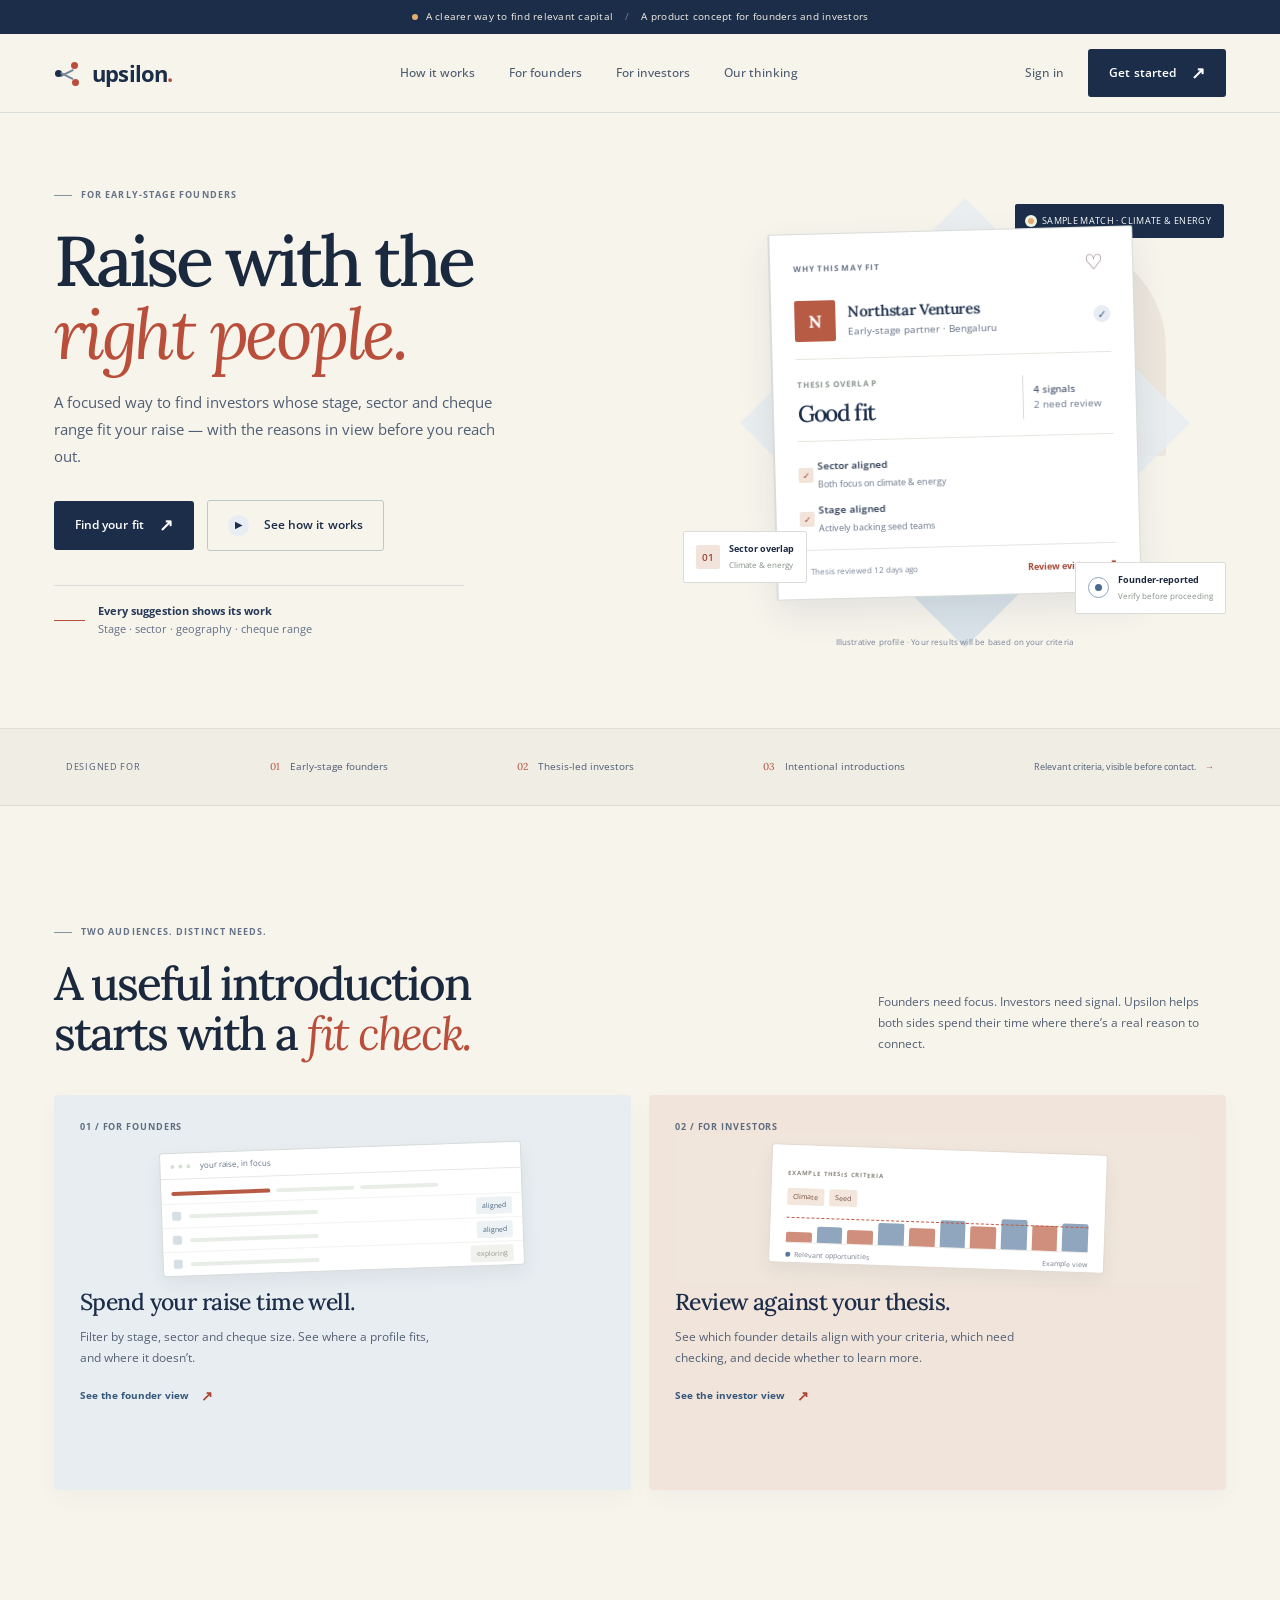
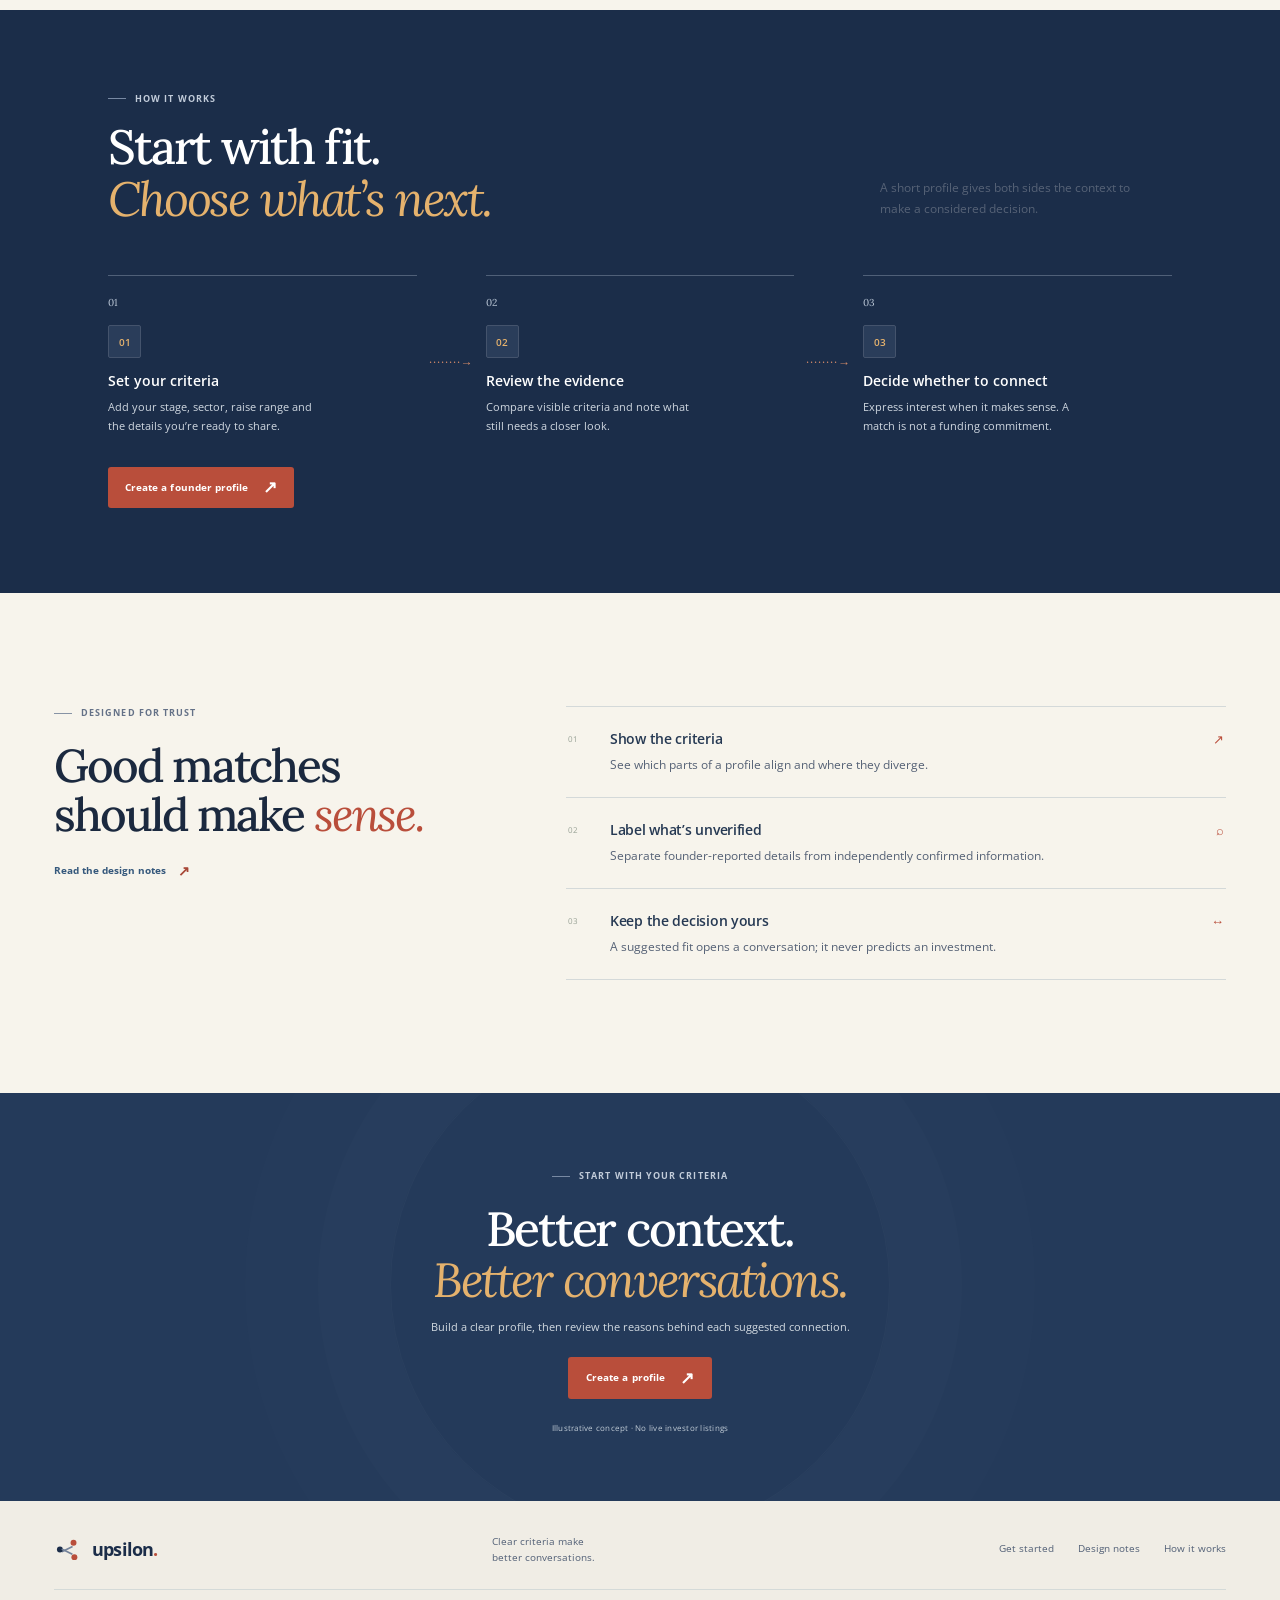
<file: index.html>
<!doctype html>
<html lang="en">
<head>
  <meta charset="utf-8" />
  <meta name="viewport" content="width=device-width, initial-scale=1" />
  <meta name="theme-color" content="#F7F4EC" />
  <meta name="description" content="Meet investors who fit your stage, sector and ambition. Every Upsilon match comes with a reason." />
  <title>Upsilon — Capital, with context.</title>
  <link rel="stylesheet" href="styles.css" />
</head>
<body>
  <div class="announcement"><span class="announcement-dot"></span> A clearer way to find relevant capital <span class="announcement-divider">/</span> A product concept for founders and investors</div>
  <header class="site-header">
    <a class="brand" href="index.html" aria-label="Upsilon home"><span class="brand-mark" aria-hidden="true"><i></i><i></i><i></i></span><span>upsilon<span class="brand-period">.</span></span></a>
    <button class="menu-toggle" aria-label="Open menu" aria-expanded="false"><span></span><span></span></button>
    <nav class="main-nav" aria-label="Main navigation"><a href="#how-it-works">How it works</a><a href="#for-founders">For founders</a><a href="#for-investors">For investors</a><a href="case-study.html">Our thinking</a></nav>
    <div class="header-actions"><a class="text-link" href="workspace.html">Sign in</a><a class="button button-small button-dark" href="onboarding.html">Get started <span class="arrow">↗</span></a></div>
  </header>

  <main>
    <section class="hero section-wrap">
      <div class="hero-copy">
        <div class="eyebrow"><span class="eyebrow-line"></span> FOR EARLY-STAGE FOUNDERS</div>
        <h1>Raise with the<br /><span class="serif-accent">right people.</span></h1>
        <p class="hero-subtitle">A focused way to find investors whose stage, sector and cheque range fit your raise — with the reasons in view before you reach out.</p>
        <div class="hero-actions"><a class="button button-dark" href="workspace.html">Find your fit <span class="arrow">↗</span></a><a class="button button-light" href="#how-it-works"><span class="play-icon">▶</span> See how it works</a></div>
        <div class="hero-proof"><span class="proof-rule" aria-hidden="true"></span><p><strong>Every suggestion shows its work</strong><br /><span>Stage · sector · geography · cheque range</span></p></div>
      </div>
      <div class="hero-visual" aria-label="Illustrative investor match with visible thesis overlap">
        <div class="visual-orbit orbit-one"></div><div class="visual-orbit orbit-two"></div>
        <div class="visual-label"><span class="live-dot"></span> SAMPLE MATCH · CLIMATE &amp; ENERGY</div>
        <div class="match-card">
          <div class="match-card-top"><span class="mini-label">WHY THIS MAY FIT</span><button class="icon-button save-match" aria-label="Save this match" aria-pressed="false">♡</button></div>
          <div class="investor-row"><div class="firm-logo logo-terracotta">N</div><div><h3>Northstar Ventures</h3><p>Early-stage partner · Bengaluru</p></div><span class="verified-mark" title="Verified profile">✓</span></div>
          <div class="fit-row"><div><span class="mini-label">THESIS OVERLAP</span><strong>Good fit</strong></div><div class="fit-summary">4 signals<br /><span>2 need review</span></div></div>
          <div class="fit-reasons"><span class="reason-icon">✓</span><span><strong>Sector aligned</strong><small>Both focus on climate &amp; energy</small></span><span class="reason-icon">✓</span><span><strong>Stage aligned</strong><small>Actively backing seed teams</small></span></div>
          <div class="match-card-footer"><span><i class="tiny-green-dot"></i> Thesis reviewed 12 days ago</span><a href="workspace.html">Review evidence <span>↗</span></a></div>
        </div>
        <div class="floating-note note-left"><span class="note-icon">01</span><span><strong>Sector overlap</strong><small>Climate &amp; energy</small></span></div>
        <div class="floating-note note-right"><span class="pulse-ring"><i></i></span><span><strong>Founder-reported</strong><small>Verify before proceeding</small></span></div>
        <div class="visual-footnote">Illustrative profile · Your results will be based on your criteria</div>
      </div>
    </section>

    <section class="trust-strip"><div class="trust-inner"><span class="trust-label">Designed for</span><div class="trust-item"><span>01</span>Early-stage founders</div><div class="trust-item"><span>02</span>Thesis-led investors</div><div class="trust-item"><span>03</span>Intentional introductions</div><span class="trust-end">Relevant criteria, visible before contact. <span>→</span></span></div></section>

    <section class="split-section section-wrap" id="how-it-works">
      <div class="section-heading"><div><div class="eyebrow"><span class="eyebrow-line"></span> TWO AUDIENCES. DISTINCT NEEDS.</div><h2>A useful introduction<br />starts with a <span class="serif-accent">fit check.</span></h2></div><p>Founders need focus. Investors need signal. Upsilon helps both sides spend their time where there’s a real reason to connect.</p></div>
      <div class="audience-grid">
        <article class="audience-card founder-card" id="for-founders"><div class="audience-number">01 / FOR FOUNDERS</div><div class="audience-illustration founder-illustration"><div class="illustration-window"><div class="window-top"><i></i><i></i><i></i><span>your raise, in focus</span></div><div class="window-bars"><b></b><b></b><b></b></div><div class="window-row"><i></i><span></span><em>aligned</em></div><div class="window-row"><i></i><span></span><em>aligned</em></div><div class="window-row muted-row"><i></i><span></span><em>exploring</em></div></div></div><h3>Spend your raise time well.</h3><p>Filter by stage, sector and cheque size. See where a profile fits, and where it doesn’t.</p><a class="arrow-link" href="workspace.html">See the founder view <span>↗</span></a></article>
        <article class="audience-card investor-card" id="for-investors"><div class="audience-number">02 / FOR INVESTORS</div><div class="audience-illustration investor-illustration"><div class="thesis-card"><span class="thesis-label">EXAMPLE THESIS CRITERIA</span><div class="thesis-chip-row"><span>Climate</span><span>Seed</span></div><div class="thesis-chart"><i style="height:34%"></i><i style="height:51%"></i><i style="height:45%"></i><i style="height:72%"></i><i style="height:58%"></i><i style="height:88%"></i><i style="height:74%"></i><i style="height:100%"></i><i style="height:83%"></i><i style="height:92%"></i><b></b></div><div class="thesis-legend"><span><i></i>Relevant opportunities</span><span>Example view</span></div></div></div><h3>Review against your thesis.</h3><p>See which founder details align with your criteria, which need checking, and decide whether to learn more.</p><a class="arrow-link" href="investor.html">See the investor view <span>↗</span></a></article>
      </div>
    </section>

    <section class="process-section"><div class="section-wrap process-inner"><div class="eyebrow eyebrow-light"><span class="eyebrow-line"></span> HOW IT WORKS</div><div class="process-top"><h2>Start with fit.<br /><span>Choose what’s next.</span></h2><p>A short profile gives both sides the context to make a considered decision.</p></div><div class="process-steps"><article><span class="step-index">01</span><div class="step-icon">01</div><h3>Set your criteria</h3><p>Add your stage, sector, raise range and the details you’re ready to share.</p></article><span class="step-connector">········→</span><article><span class="step-index">02</span><div class="step-icon">02</div><h3>Review the evidence</h3><p>Compare visible criteria and note what still needs a closer look.</p></article><span class="step-connector">········→</span><article><span class="step-index">03</span><div class="step-icon">03</div><h3>Decide whether to connect</h3><p>Express interest when it makes sense. A match is not a funding commitment.</p></article></div><a class="button button-accent" href="onboarding.html">Create a founder profile <span class="arrow">↗</span></a></div></section>

    <section class="principles-section section-wrap"><div class="principles-heading"><div class="eyebrow"><span class="eyebrow-line"></span> DESIGNED FOR TRUST</div><h2>Good matches<br />should make <span class="serif-accent">sense.</span></h2><a class="arrow-link" href="case-study.html">Read the design notes <span>↗</span></a></div><div class="principle-list"><article><span>01</span><div><h3>Show the criteria</h3><p>See which parts of a profile align and where they diverge.</p></div><span class="principle-icon">↗</span></article><article><span>02</span><div><h3>Label what’s unverified</h3><p>Separate founder-reported details from independently confirmed information.</p></div><span class="principle-icon">⌕</span></article><article><span>03</span><div><h3>Keep the decision yours</h3><p>A suggested fit opens a conversation; it never predicts an investment.</p></div><span class="principle-icon">↔</span></article></div></section>

    <section class="cta-section"><div class="cta-orb"></div><div class="eyebrow eyebrow-light"><span class="eyebrow-line"></span> START WITH YOUR CRITERIA</div><h2>Better context.<br /><span>Better conversations.</span></h2><p>Build a clear profile, then review the reasons behind each suggested connection.</p><a class="button button-accent" href="onboarding.html">Create a profile <span class="arrow">↗</span></a><div class="cta-caption">Illustrative concept · No live investor listings</div></section>
  </main>
  <footer class="site-footer"><div class="footer-top"><a class="brand brand-footer" href="index.html"><span class="brand-mark" aria-hidden="true"><i></i><i></i><i></i></span><span>upsilon<span class="brand-period">.</span></span></a><p>Clear criteria make<br />better conversations.</p><div class="footer-links"><a href="workspace.html">Get started</a><a href="case-study.html">Design notes</a><a href="#how-it-works">How it works</a></div></div><div class="footer-bottom"><span>© 2026 Upsilon · A product concept</span><span>A product concept for founder and investor discovery.</span></div></footer>
  <div class="toast" role="status" aria-live="polite"></div>
  <script src="app.js"></script>
</body>
</html>
</file>
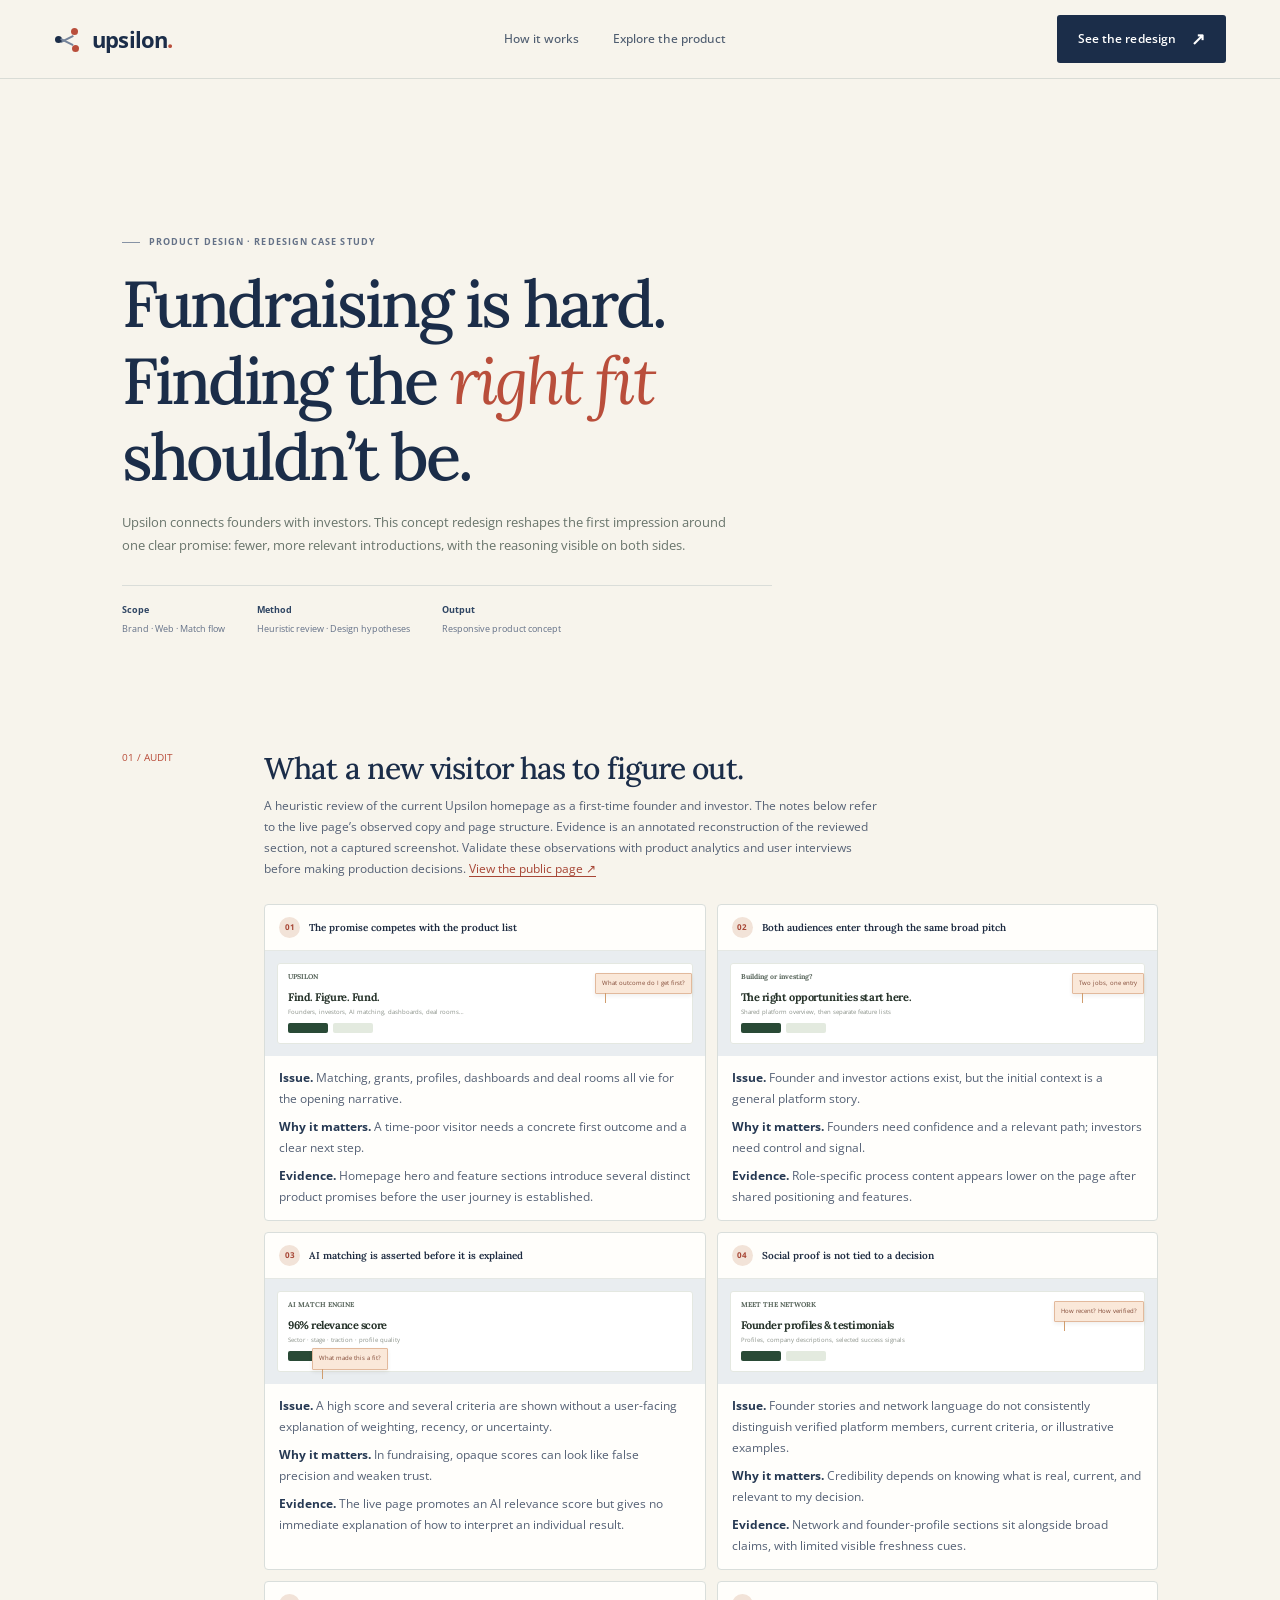
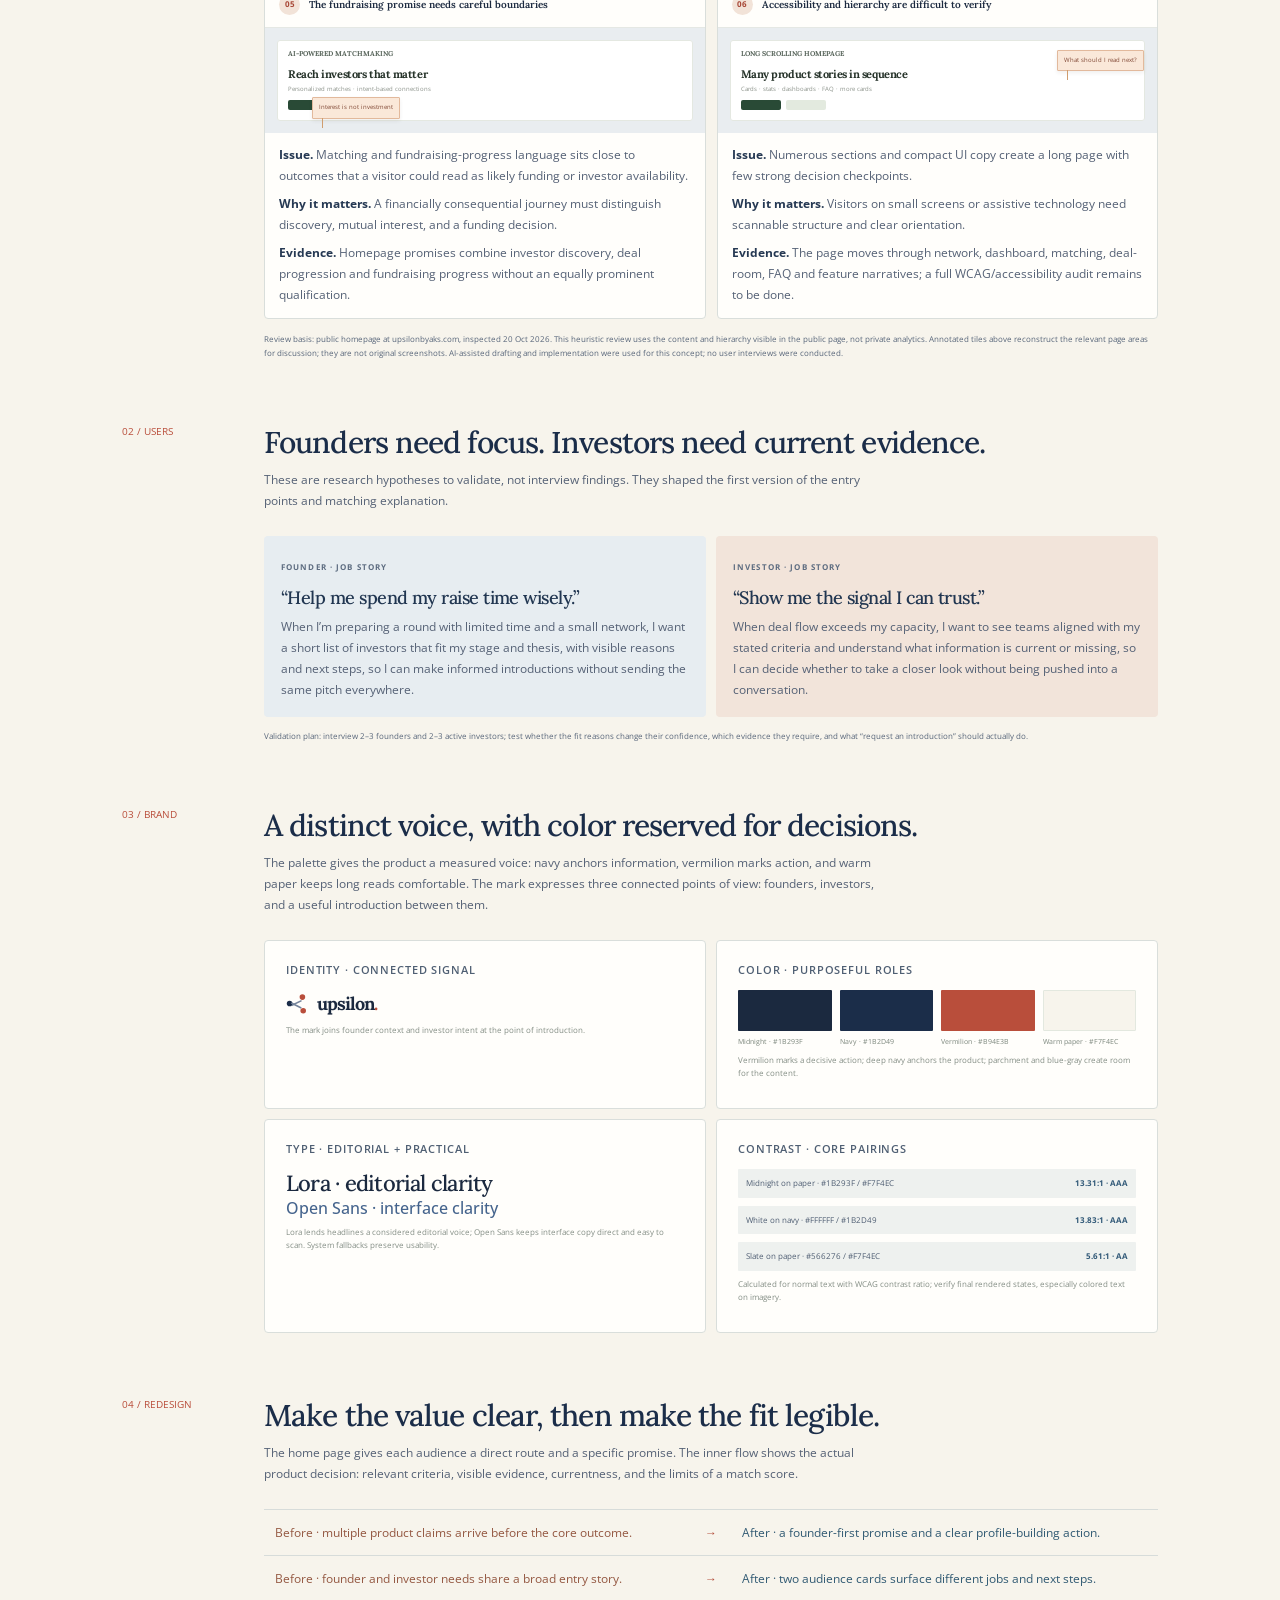
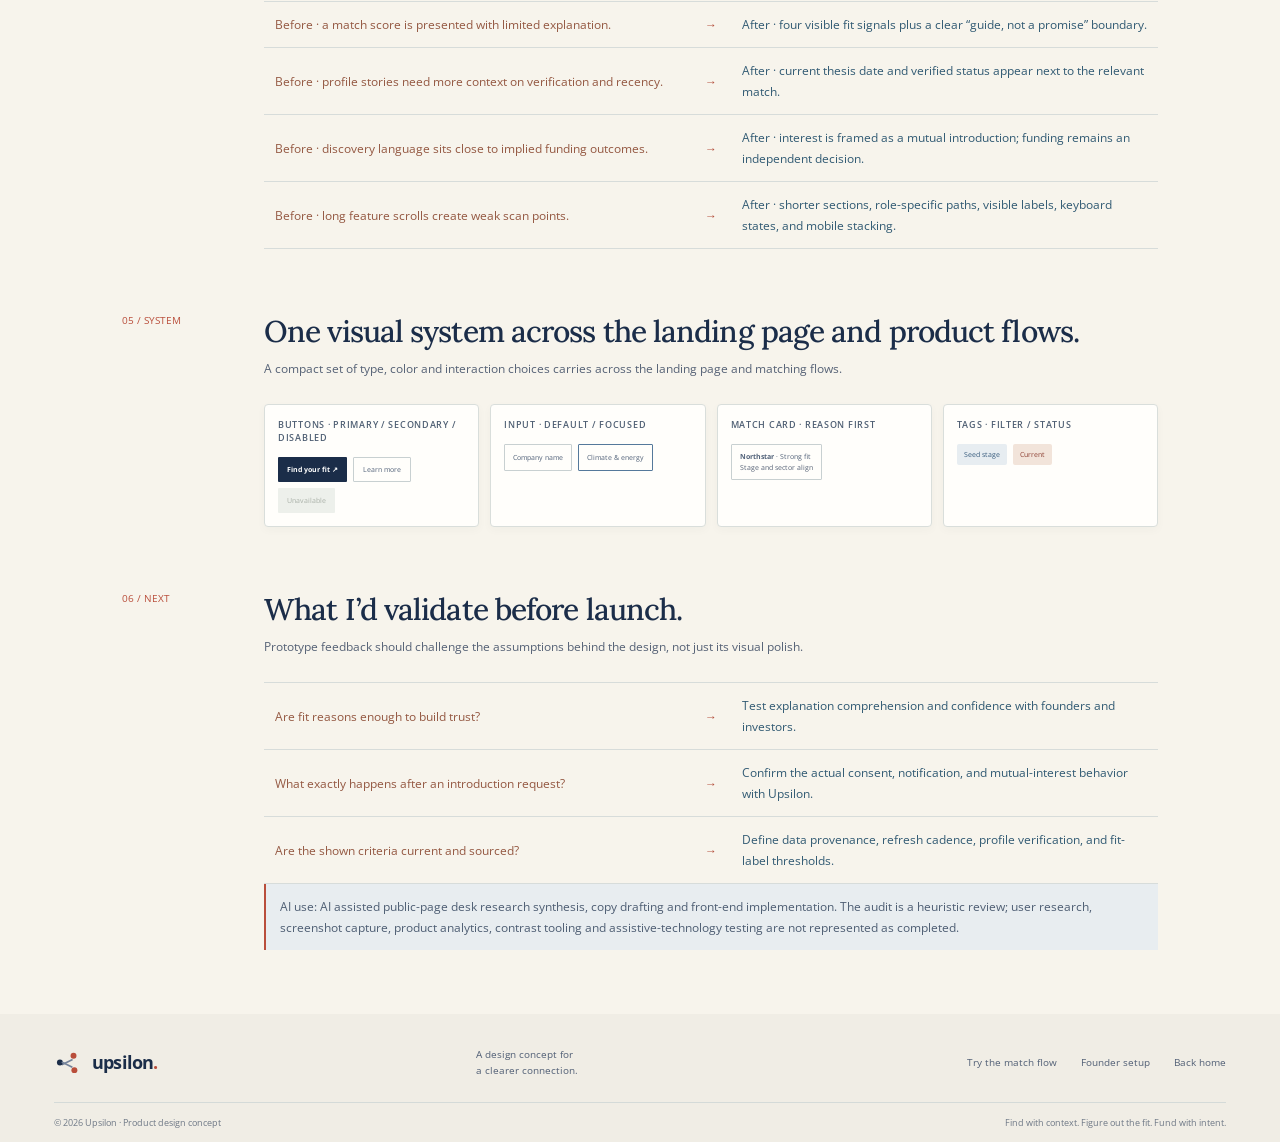
<file: case-study.html>
<!doctype html>
<html lang="en"><head><meta charset="utf-8"/><meta name="viewport" content="width=device-width,initial-scale=1"/><meta name="theme-color" content="#F7F4EC"/><meta name="description" content="Upsilon redesign case study: heuristic audit, user hypotheses, brand direction, flows, and design system."/><title>Design notes — Upsilon</title><link rel="stylesheet" href="styles.css"/></head>
<body><header class="site-header case-header"><a class="brand" href="index.html" aria-label="Upsilon home"><span class="brand-mark" aria-hidden="true"><i></i><i></i><i></i></span><span>upsilon<span class="brand-period">.</span></span></a><button class="menu-toggle" aria-label="Open menu" aria-expanded="false"><span></span><span></span></button><nav class="main-nav"><a href="index.html#how-it-works">How it works</a><a href="workspace.html">Explore the product</a></nav><div class="header-actions"><a class="button button-small button-dark" href="workspace.html">See the redesign <span class="arrow">↗</span></a></div></header>
<main><section class="case-hero"><div class="eyebrow"><span class="eyebrow-line"></span> PRODUCT DESIGN · REDESIGN CASE STUDY</div><h1>Fundraising is hard.<br />Finding the <em>right fit</em><br />shouldn’t be.</h1><p>Upsilon connects founders with investors. This concept redesign reshapes the first impression around one clear promise: fewer, more relevant introductions, with the reasoning visible on both sides.</p><div class="case-meta"><span><strong>Scope</strong>Brand · Web · Match flow</span><span><strong>Method</strong>Heuristic review · Design hypotheses</span><span><strong>Output</strong>Responsive product concept</span></div></section>

<section class="case-section"><div class="case-section-head"><span class="case-index">01 / AUDIT</span><div><h2>What a new visitor has to figure out.</h2><p>A heuristic review of the current Upsilon homepage as a first-time founder and investor. The notes below refer to the live page’s observed copy and page structure. Evidence is an annotated reconstruction of the reviewed section, not a captured screenshot. Validate these observations with product analytics and user interviews before making production decisions. <a href="https://www.upsilonbyaks.com/" target="_blank" rel="noopener noreferrer">View the public page ↗</a></p></div></div><div class="audit-grid">
<article class="audit-card"><div class="audit-card-top"><span class="issue-number">01</span><strong>The promise competes with the product list</strong></div><div class="audit-evidence"><div class="mini-site"><div class="mini-site-nav">UPSILON <span>Home · About · Features</span></div><div class="mini-site-heading">Find. Figure. Fund.</div><div class="mini-site-copy">Founders, investors, AI matching, dashboards, deal rooms…</div><div class="mini-site-buttons"><i></i><i></i></div></div><span class="annotation a1">What outcome do I get first?</span></div><div class="audit-copy"><p><strong>Issue.</strong> Matching, grants, profiles, dashboards and deal rooms all vie for the opening narrative.</p><p><strong>Why it matters.</strong> A time-poor visitor needs a concrete first outcome and a clear next step.</p><p><strong>Evidence.</strong> Homepage hero and feature sections introduce several distinct product promises before the user journey is established.</p></div></article>
<article class="audit-card"><div class="audit-card-top"><span class="issue-number">02</span><strong>Both audiences enter through the same broad pitch</strong></div><div class="audit-evidence"><div class="mini-site"><div class="mini-site-nav">Building or investing?</div><div class="mini-site-heading">The right opportunities start here.</div><div class="mini-site-copy">Shared platform overview, then separate feature lists</div><div class="mini-site-buttons"><i></i><i></i></div></div><span class="annotation a1">Two jobs, one entry</span></div><div class="audit-copy"><p><strong>Issue.</strong> Founder and investor actions exist, but the initial context is a general platform story.</p><p><strong>Why it matters.</strong> Founders need confidence and a relevant path; investors need control and signal.</p><p><strong>Evidence.</strong> Role-specific process content appears lower on the page after shared positioning and features.</p></div></article>
<article class="audit-card"><div class="audit-card-top"><span class="issue-number">03</span><strong>AI matching is asserted before it is explained</strong></div><div class="audit-evidence"><div class="mini-site"><div class="mini-site-nav">AI MATCH ENGINE</div><div class="mini-site-heading">96% relevance score</div><div class="mini-site-copy">Sector · stage · traction · profile quality</div><div class="mini-site-buttons"><i></i><i></i></div></div><span class="annotation a2">What made this a fit?</span></div><div class="audit-copy"><p><strong>Issue.</strong> A high score and several criteria are shown without a user-facing explanation of weighting, recency, or uncertainty.</p><p><strong>Why it matters.</strong> In fundraising, opaque scores can look like false precision and weaken trust.</p><p><strong>Evidence.</strong> The live page promotes an AI relevance score but gives no immediate explanation of how to interpret an individual result.</p></div></article>
<article class="audit-card"><div class="audit-card-top"><span class="issue-number">04</span><strong>Social proof is not tied to a decision</strong></div><div class="audit-evidence"><div class="mini-site"><div class="mini-site-nav">MEET THE NETWORK</div><div class="mini-site-heading">Founder profiles &amp; testimonials</div><div class="mini-site-copy">Profiles, company descriptions, selected success signals</div><div class="mini-site-buttons"><i></i><i></i></div></div><span class="annotation a1">How recent? How verified?</span></div><div class="audit-copy"><p><strong>Issue.</strong> Founder stories and network language do not consistently distinguish verified platform members, current criteria, or illustrative examples.</p><p><strong>Why it matters.</strong> Credibility depends on knowing what is real, current, and relevant to my decision.</p><p><strong>Evidence.</strong> Network and founder-profile sections sit alongside broad claims, with limited visible freshness cues.</p></div></article>
<article class="audit-card"><div class="audit-card-top"><span class="issue-number">05</span><strong>The fundraising promise needs careful boundaries</strong></div><div class="audit-evidence"><div class="mini-site"><div class="mini-site-nav">AI-POWERED MATCHMAKING</div><div class="mini-site-heading">Reach investors that matter</div><div class="mini-site-copy">Personalized matches · intent-based connections</div><div class="mini-site-buttons"><i></i><i></i></div></div><span class="annotation a2">Interest is not investment</span></div><div class="audit-copy"><p><strong>Issue.</strong> Matching and fundraising-progress language sits close to outcomes that a visitor could read as likely funding or investor availability.</p><p><strong>Why it matters.</strong> A financially consequential journey must distinguish discovery, mutual interest, and a funding decision.</p><p><strong>Evidence.</strong> Homepage promises combine investor discovery, deal progression and fundraising progress without an equally prominent qualification.</p></div></article>
<article class="audit-card"><div class="audit-card-top"><span class="issue-number">06</span><strong>Accessibility and hierarchy are difficult to verify</strong></div><div class="audit-evidence"><div class="mini-site"><div class="mini-site-nav">LONG SCROLLING HOMEPAGE</div><div class="mini-site-heading">Many product stories in sequence</div><div class="mini-site-copy">Cards · stats · dashboards · FAQ · more cards</div><div class="mini-site-buttons"><i></i><i></i></div></div><span class="annotation a1">What should I read next?</span></div><div class="audit-copy"><p><strong>Issue.</strong> Numerous sections and compact UI copy create a long page with few strong decision checkpoints.</p><p><strong>Why it matters.</strong> Visitors on small screens or assistive technology need scannable structure and clear orientation.</p><p><strong>Evidence.</strong> The page moves through network, dashboard, matching, deal-room, FAQ and feature narratives; a full WCAG/accessibility audit remains to be done.</p></div></article>
</div><p class="audit-footnote">Review basis: public homepage at upsilonbyaks.com, inspected 20 Oct 2026. This heuristic review uses the content and hierarchy visible in the public page, not private analytics. Annotated tiles above reconstruct the relevant page areas for discussion; they are not original screenshots. AI-assisted drafting and implementation were used for this concept; no user interviews were conducted.</p></section>

<section class="case-section"><div class="case-section-head"><span class="case-index">02 / USERS</span><div><h2>Founders need focus. Investors need current evidence.</h2><p>These are research hypotheses to validate, not interview findings. They shaped the first version of the entry points and matching explanation.</p></div></div><div class="insight-grid"><article class="insight-card"><span class="insight-label">FOUNDER · JOB STORY</span><h3>“Help me spend my raise time wisely.”</h3><p>When I’m preparing a round with limited time and a small network, I want a short list of investors that fit my stage and thesis, with visible reasons and next steps, so I can make informed introductions without sending the same pitch everywhere.</p></article><article class="insight-card"><span class="insight-label">INVESTOR · JOB STORY</span><h3>“Show me the signal I can trust.”</h3><p>When deal flow exceeds my capacity, I want to see teams aligned with my stated criteria and understand what information is current or missing, so I can decide whether to take a closer look without being pushed into a conversation.</p></article></div><p class="insight-note">Validation plan: interview 2–3 founders and 2–3 active investors; test whether the fit reasons change their confidence, which evidence they require, and what “request an introduction” should actually do.</p></section>

<section class="case-section"><div class="case-section-head"><span class="case-index">03 / BRAND</span><div><h2>A distinct voice, with color reserved for decisions.</h2><p>The palette gives the product a measured voice: navy anchors information, vermilion marks action, and warm paper keeps long reads comfortable. The mark expresses three connected points of view: founders, investors, and a useful introduction between them.</p></div></div><div class="brand-board"><article class="brand-board-card"><h3>IDENTITY · CONNECTED SIGNAL</h3><div class="brand-lockup"><span class="brand-mark" aria-hidden="true"><i></i><i></i><i></i></span><span>upsilon<span style="color:#B94E3B">.</span></span></div><p class="type-note">The mark joins founder context and investor intent at the point of introduction.</p></article><article class="brand-board-card"><h3>COLOR · PURPOSEFUL ROLES</h3><div class="swatch-row"><div class="swatch"><div class="swatch-color" style="background:#1b293f"></div><small>Midnight · #1B293F</small></div><div class="swatch"><div class="swatch-color" style="background:#1b2d49"></div><small>Navy · #1B2D49</small></div><div class="swatch"><div class="swatch-color" style="background:#b94e3b"></div><small>Vermilion · #B94E3B</small></div><div class="swatch"><div class="swatch-color" style="background:#f7f4ec;border:1px solid #e3e8df"></div><small>Warm paper · #F7F4EC</small></div></div><p class="type-note">Vermilion marks a decisive action; deep navy anchors the product; parchment and blue-gray create room for the content.</p></article><article class="brand-board-card"><h3>TYPE · EDITORIAL + PRACTICAL</h3><div class="type-sample">Lora · editorial clarity</div><div class="type-sample-serif">Open Sans · interface clarity</div><p class="type-note">Lora lends headlines a considered editorial voice; Open Sans keeps interface copy direct and easy to scan. System fallbacks preserve usability.</p></article><article class="brand-board-card"><h3>CONTRAST · CORE PAIRINGS</h3><div class="contrast-list"><div class="contrast-item"><span>Midnight on paper · #1B293F / #F7F4EC</span><strong>13.31:1 · AAA</strong></div><div class="contrast-item"><span>White on navy · #FFFFFF / #1B2D49</span><strong>13.83:1 · AAA</strong></div><div class="contrast-item"><span>Slate on paper · #566276 / #F7F4EC</span><strong>5.61:1 · AA</strong></div></div><p class="type-note">Calculated for normal text with WCAG contrast ratio; verify final rendered states, especially colored text on imagery.</p></article></div></section>

<section class="case-section"><div class="case-section-head"><span class="case-index">04 / REDESIGN</span><div><h2>Make the value clear, then make the fit legible.</h2><p>The home page gives each audience a direct route and a specific promise. The inner flow shows the actual product decision: relevant criteria, visible evidence, currentness, and the limits of a match score.</p></div></div><div class="mapped-list"><div class="mapped-row"><span class="before">Before · multiple product claims arrive before the core outcome.</span><span class="mapped-arrow">→</span><span class="after">After · a founder-first promise and a clear profile-building action.</span></div><div class="mapped-row"><span class="before">Before · founder and investor needs share a broad entry story.</span><span class="mapped-arrow">→</span><span class="after">After · two audience cards surface different jobs and next steps.</span></div><div class="mapped-row"><span class="before">Before · a match score is presented with limited explanation.</span><span class="mapped-arrow">→</span><span class="after">After · four visible fit signals plus a clear “guide, not a promise” boundary.</span></div><div class="mapped-row"><span class="before">Before · profile stories need more context on verification and recency.</span><span class="mapped-arrow">→</span><span class="after">After · current thesis date and verified status appear next to the relevant match.</span></div><div class="mapped-row"><span class="before">Before · discovery language sits close to implied funding outcomes.</span><span class="mapped-arrow">→</span><span class="after">After · interest is framed as a mutual introduction; funding remains an independent decision.</span></div><div class="mapped-row"><span class="before">Before · long feature scrolls create weak scan points.</span><span class="mapped-arrow">→</span><span class="after">After · shorter sections, role-specific paths, visible labels, keyboard states, and mobile stacking.</span></div></div></section>

<section class="case-section"><div class="case-section-head"><span class="case-index">05 / SYSTEM</span><div><h2>One visual system across the landing page and product flows.</h2><p>A compact set of type, color and interaction choices carries across the landing page and matching flows.</p></div></div><div class="component-board"><article class="component-group"><h3>BUTTONS · PRIMARY / SECONDARY / DISABLED</h3><div class="component-demo"><span class="demo-button">Find your fit ↗</span><span class="demo-outline">Learn more</span><span class="demo-disabled">Unavailable</span></div></article><article class="component-group"><h3>INPUT · DEFAULT / FOCUSED</h3><div class="component-demo"><span class="demo-input">Company name</span><span class="demo-input" style="border-color:#55799B">Climate &amp; energy</span></div></article><article class="component-group"><h3>MATCH CARD · REASON FIRST</h3><div class="component-demo"><span class="demo-card"><strong>Northstar</strong> · Strong fit<br /><span style="color:#566276">Stage and sector align</span></span></div></article><article class="component-group"><h3>TAGS · FILTER / STATUS</h3><div class="component-demo"><span class="demo-tag">Seed stage</span><span class="demo-tag" style="background:#F2E4DA;color:#8F4336">Current</span></div></article></div></section>

<section class="case-section"><div class="case-section-head"><span class="case-index">06 / NEXT</span><div><h2>What I’d validate before launch.</h2><p>Prototype feedback should challenge the assumptions behind the design, not just its visual polish.</p></div></div><div class="mapped-list"><div class="mapped-row"><span class="before">Are fit reasons enough to build trust?</span><span class="mapped-arrow">→</span><span class="after">Test explanation comprehension and confidence with founders and investors.</span></div><div class="mapped-row"><span class="before">What exactly happens after an introduction request?</span><span class="mapped-arrow">→</span><span class="after">Confirm the actual consent, notification, and mutual-interest behavior with Upsilon.</span></div><div class="mapped-row"><span class="before">Are the shown criteria current and sourced?</span><span class="mapped-arrow">→</span><span class="after">Define data provenance, refresh cadence, profile verification, and fit-label thresholds.</span></div></div><div class="ai-note">AI use: AI assisted public-page desk research synthesis, copy drafting and front-end implementation. The audit is a heuristic review; user research, screenshot capture, product analytics, contrast tooling and assistive-technology testing are not represented as completed.</div></section>
</main><footer class="site-footer"><div class="footer-top"><a class="brand brand-footer" href="index.html"><span class="brand-mark" aria-hidden="true"><i></i><i></i><i></i></span><span>upsilon<span class="brand-period">.</span></span></a><p>A design concept for<br />a clearer connection.</p><div class="footer-links"><a href="workspace.html">Try the match flow</a><a href="onboarding.html">Founder setup</a><a href="index.html">Back home</a></div></div><div class="footer-bottom"><span>© 2026 Upsilon · Product design concept</span><span>Find with context. Figure out the fit. Fund with intent.</span></div></footer></body></html>
</file>
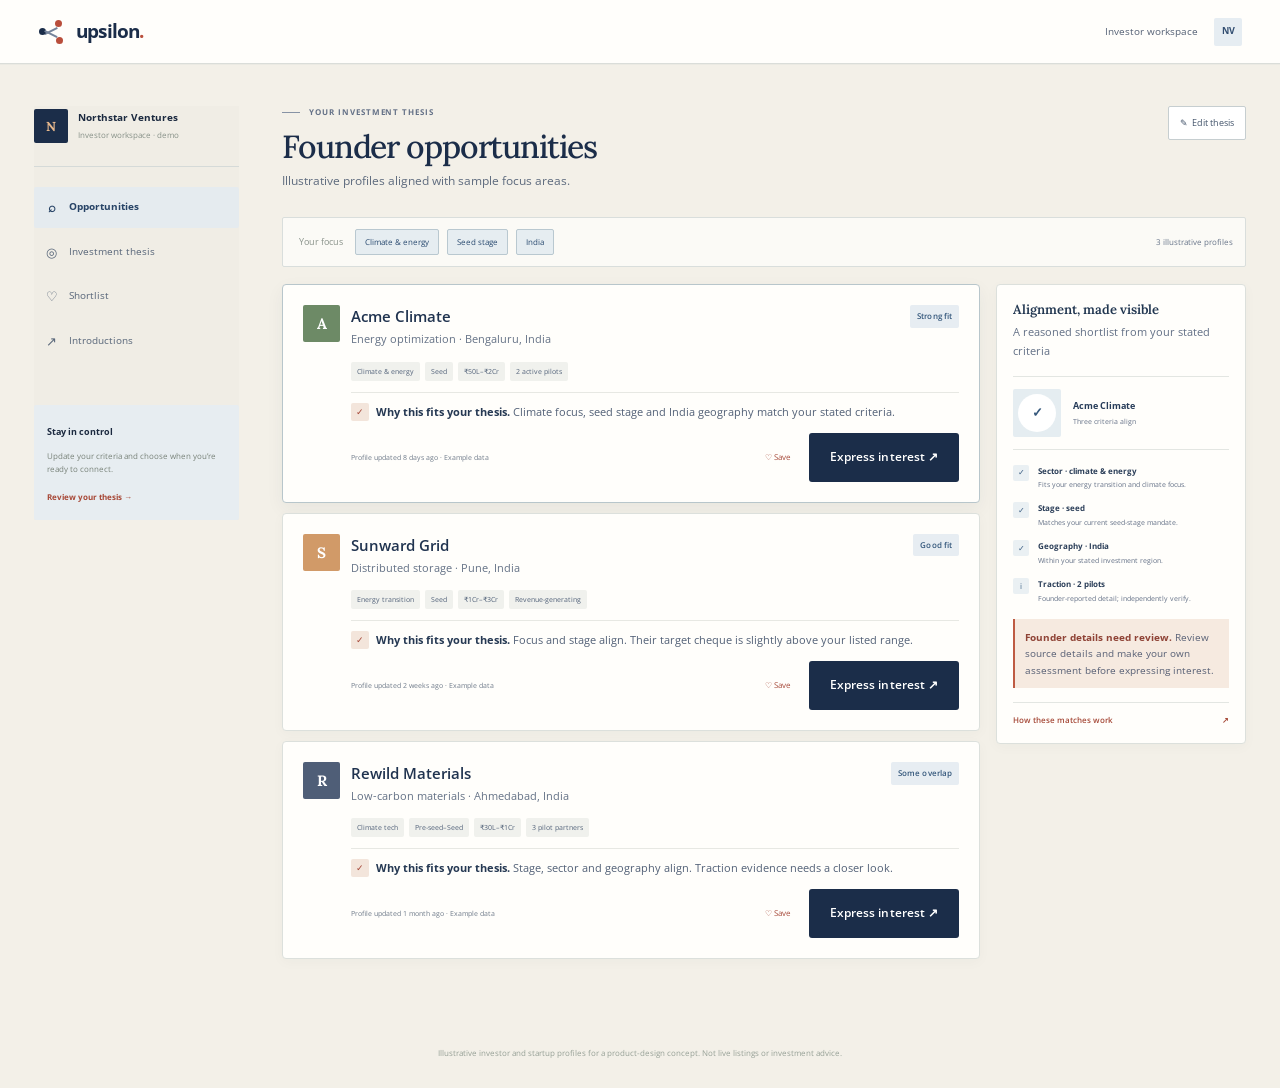
<file: investor.html>
<!doctype html>
<html lang="en"><head><meta charset="utf-8"/><meta name="viewport" content="width=device-width,initial-scale=1"/><meta name="theme-color" content="#F7F4EC"/><title>Founder discovery — Upsilon</title><link rel="stylesheet" href="styles.css"/></head>
<body class="workspace-body"><header class="workspace-header"><a class="brand workspace-brand" href="index.html"><span class="brand-mark" aria-hidden="true"><i></i><i></i><i></i></span><span>upsilon<span class="brand-period">.</span></span></a><div class="workspace-header-right"><span>Investor workspace</span><span class="profile-avatar">NV</span></div></header>
<main class="workspace-layout"><aside class="workspace-sidebar"><div class="workspace-company"><span class="company-monogram">N</span><span><strong>Northstar Ventures</strong><small>Investor workspace · demo</small></span></div><nav class="workspace-nav"><a href="#opportunities" class="active"><span>⌕</span> Opportunities</a><a href="#thesis"><span>◎</span> Investment thesis</a><a href="#shortlist"><span>♡</span> Shortlist</a><a href="#introductions"><span>↗</span> Introductions</a></nav><div class="sidebar-help"><strong>Stay in control</strong><p>Update your criteria and choose when you’re ready to connect.</p><a href="#thesis">Review your thesis →</a></div></aside>
<section class="workspace-main" id="opportunities"><div class="workspace-title-row"><div><div class="eyebrow"><span class="eyebrow-line"></span> YOUR INVESTMENT THESIS</div><h1>Founder opportunities</h1><p>Illustrative profiles aligned with sample focus areas.</p></div><div class="workspace-title-actions"><a class="outline-button" href="#thesis">✎ &nbsp;Edit thesis</a></div></div><div class="filter-bar" id="thesis"><span class="filter-label">Your focus</span><span class="filter-chip selected">Climate &amp; energy</span><span class="filter-chip selected">Seed stage</span><span class="filter-chip selected">India</span><span class="filter-count">3 illustrative profiles</span></div>
<div class="result-layout"><div class="result-list" id="shortlist"><article class="result-card selected-card"><div class="result-head"><div class="firm-logo logo-sage">A</div><div class="result-name"><h2>Acme Climate</h2><p>Energy optimization · Bengaluru, India</p></div><span class="fit-badge">Strong fit</span></div><div class="result-tags"><span>Climate &amp; energy</span><span>Seed</span><span>₹50L–₹2Cr</span><span>2 active pilots</span></div><div class="result-reason"><i>✓</i><p><strong>Why this fits your thesis.</strong> Climate focus, seed stage and India geography match your stated criteria.</p></div><div class="result-footer"><span class="updated-label">Profile updated 8 days ago · Example data</span><div class="result-actions"><button class="save-result" aria-pressed="false">♡ Save</button><button class="button button-dark intro-button" id="introductions">Express interest ↗</button></div></div></article>
<article class="result-card"><div class="result-head"><div class="firm-logo logo-clay">S</div><div class="result-name"><h2>Sunward Grid</h2><p>Distributed storage · Pune, India</p></div><span class="fit-badge">Good fit</span></div><div class="result-tags"><span>Energy transition</span><span>Seed</span><span>₹1Cr–₹3Cr</span><span>Revenue-generating</span></div><div class="result-reason"><i>✓</i><p><strong>Why this fits your thesis.</strong> Focus and stage align. Their target cheque is slightly above your listed range.</p></div><div class="result-footer"><span class="updated-label">Profile updated 2 weeks ago · Example data</span><div class="result-actions"><button class="save-result" aria-pressed="false">♡ Save</button><button class="button button-dark intro-button">Express interest ↗</button></div></div></article>
<article class="result-card"><div class="result-head"><div class="firm-logo logo-ink">R</div><div class="result-name"><h2>Rewild Materials</h2><p>Low-carbon materials · Ahmedabad, India</p></div><span class="fit-badge">Some overlap</span></div><div class="result-tags"><span>Climate tech</span><span>Pre-seed–Seed</span><span>₹30L–₹1Cr</span><span>3 pilot partners</span></div><div class="result-reason"><i>✓</i><p><strong>Why this fits your thesis.</strong> Stage, sector and geography align. Traction evidence needs a closer look.</p></div><div class="result-footer"><span class="updated-label">Profile updated 1 month ago · Example data</span><div class="result-actions"><button class="save-result" aria-pressed="false">♡ Save</button><button class="button button-dark intro-button">Express interest ↗</button></div></div></article></div><aside class="detail-panel"><h3>Alignment, made visible</h3><p class="detail-caption">A reasoned shortlist from your stated criteria</p><div class="detail-score"><div class="score-visual"></div><span><strong>Acme Climate</strong><small>Three criteria align</small></span></div><div class="signal-list"><div class="signal"><i>✓</i><span><strong>Sector · climate &amp; energy</strong><small>Fits your energy transition and climate focus.</small></span></div><div class="signal"><i>✓</i><span><strong>Stage · seed</strong><small>Matches your current seed-stage mandate.</small></span></div><div class="signal"><i>✓</i><span><strong>Geography · India</strong><small>Within your stated investment region.</small></span></div><div class="signal"><i>i</i><span><strong>Traction · 2 pilots</strong><small>Founder-reported detail; independently verify.</small></span></div></div><div class="signal-caution"><strong>Founder details need review.</strong> Review source details and make your own assessment before expressing interest.</div><a class="case-study-link" href="case-study.html">How these matches work <span>↗</span></a></aside></div></section></main><div class="toast" role="status" aria-live="polite"></div><p class="workspace-note">Illustrative investor and startup profiles for a product-design concept. Not live listings or investment advice.</p><script src="app.js"></script></body></html>
</file>
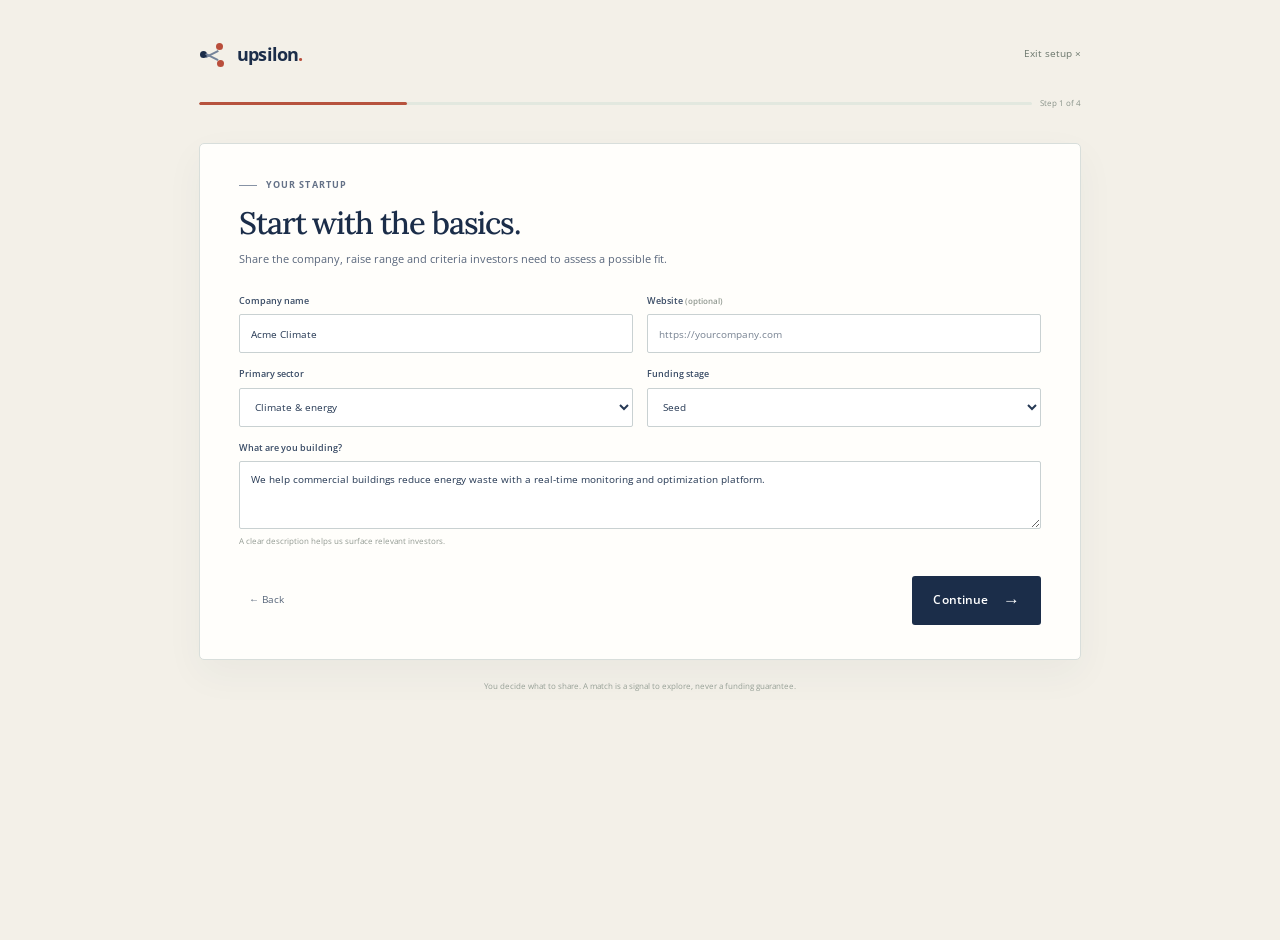
<file: onboarding.html>
<!doctype html>
<html lang="en"><head><meta charset="utf-8"/><meta name="viewport" content="width=device-width,initial-scale=1"/><meta name="theme-color" content="#F7F4EC"/><title>Tell us about your startup — Upsilon</title><link rel="stylesheet" href="styles.css"/></head>
<body class="workspace-body"><main class="onboarding-shell"><div class="onboarding-top"><a class="brand" href="index.html"><span class="brand-mark" aria-hidden="true"><i></i><i></i><i></i></span><span>upsilon<span class="brand-period">.</span></span></a><a href="workspace.html">Exit setup ×</a></div><div class="onboarding-progress"><div class="progress-track"><span></span></div><span class="progress-copy">Step 1 of 4</span></div><div class="onboarding-card">
<section class="onboarding-step active" data-step="1"><div class="eyebrow"><span class="eyebrow-line"></span> YOUR STARTUP</div><h1>Start with the basics.</h1><p class="step-lead">Share the company, raise range and criteria investors need to assess a possible fit.</p><div class="onboarding-form-grid"><div class="form-field"><label for="company">Company name</label><input id="company" placeholder="e.g. Acme Climate" value="Acme Climate" /></div><div class="form-field"><label for="website">Website <span class="field-hint">(optional)</span></label><input id="website" type="url" placeholder="https://yourcompany.com" /></div><div class="form-field"><label for="sector">Primary sector</label><select id="sector"><option>Climate &amp; energy</option><option>Financial technology</option><option>Health &amp; life sciences</option><option>Enterprise software</option><option>Consumer</option><option>Other</option></select></div><div class="form-field"><label for="stage">Funding stage</label><select id="stage"><option>Seed</option><option>Pre-seed</option><option>Series A</option><option>Series B+</option><option>Bootstrapped</option></select></div><div class="form-field full"><label for="description">What are you building?</label><textarea id="description" placeholder="One or two sentences in your own words...">We help commercial buildings reduce energy waste with a real-time monitoring and optimization platform.</textarea><span class="field-hint">A clear description helps us surface relevant investors.</span></div></div><div class="onboarding-footer"><button class="step-back" disabled>← Back</button><button class="button button-dark step-next">Continue <span class="arrow">→</span></button></div></section>
<section class="onboarding-step" data-step="2"><div class="eyebrow"><span class="eyebrow-line"></span> YOUR MOMENTUM</div><h1>Give your raise some context.</h1><p class="step-lead">Add the raise range, timing and traction you’re comfortable sharing.</p><div class="onboarding-form-grid"><div class="form-field"><label for="raise">How much are you raising?</label><select id="raise"><option>₹50L–₹2Cr</option><option>Under ₹50L</option><option>₹2Cr–₹5Cr</option><option>₹5Cr–₹10Cr</option><option>₹10Cr+</option><option>Not decided yet</option></select></div><div class="form-field"><label for="runway">Target close <span class="field-hint">(optional)</span></label><select id="runway"><option>Next 3–6 months</option><option>Within 3 months</option><option>6–12 months</option><option>Exploring</option></select></div><div class="form-field"><label for="traction">Current traction</label><select id="traction"><option>Paying customers</option><option>Pilot customers</option><option>Revenue-generating</option><option>Pre-revenue</option></select></div><div class="form-field"><label for="region">Where are you based?</label><select id="region"><option>India</option><option>South Asia</option><option>North America</option><option>Europe</option><option>Other</option></select></div><div class="form-field full"><label for="proof">One signal of progress <span class="field-hint">(optional)</span></label><input id="proof" placeholder="e.g. 12 paying customers, 2 active pilots..."/><span class="field-hint">Only include information you are comfortable sharing with potential investors.</span></div></div><div class="onboarding-footer"><button class="step-back">← Back</button><button class="button button-dark step-next">Continue <span class="arrow">→</span></button></div></section>
<section class="onboarding-step" data-step="3"><div class="eyebrow"><span class="eyebrow-line"></span> YOUR PREFERENCES</div><h1>What makes a good fit?</h1><p class="step-lead">You stay in control. Choose the criteria that matter most to your next conversation.</p><div class="choice-group"><label>Investor types</label><div class="choice-grid"><button class="choice-button selected"><strong>Venture funds</strong><small>Institutional investors</small></button><button class="choice-button selected"><strong>Angel investors</strong><small>Individuals &amp; syndicates</small></button><button class="choice-button"><strong>Accelerators</strong><small>Programs &amp; cohorts</small></button></div></div><div class="choice-group"><label>What would you like to match on?</label><div class="choice-grid"><button class="choice-button selected"><strong>Stage &amp; cheque</strong><small>Raise size and timing</small></button><button class="choice-button selected"><strong>Sector &amp; thesis</strong><small>Industry and interests</small></button><button class="choice-button selected"><strong>Geography</strong><small>Investment region</small></button></div></div><div class="onboarding-footer"><button class="step-back">← Back</button><button class="button button-dark step-next">Review profile <span class="arrow">→</span></button></div></section>
<section class="onboarding-step" data-step="4"><div class="eyebrow"><span class="eyebrow-line"></span> BEFORE WE MATCH</div><h1>Your profile, at a glance.</h1><p class="step-lead">Review the information you’ve shared. You can edit it any time.</p><div class="onboarding-form-grid"><div class="form-field"><label>Company</label><input data-review="company" value="Acme Climate" readonly/></div><div class="form-field"><label>Sector &amp; stage</label><input data-review="sector-stage" value="Climate & energy · Seed" readonly/></div><div class="form-field"><label>Raise range</label><input data-review="raise" value="₹50L–₹2Cr" readonly/></div><div class="form-field"><label>Region</label><input data-review="region" value="India" readonly/></div><div class="form-field full"><label>Your description</label><textarea data-review="description" readonly>We help commercial buildings reduce energy waste with a real-time monitoring and optimization platform.</textarea></div></div><div class="onboarding-footer"><button class="step-back">← Back</button><button class="button button-dark finish-setup">See my matches <span class="arrow">↗</span></button></div></section>
</div><div class="workspace-note">You decide what to share. A match is a signal to explore, never a funding guarantee.</div></main><div class="toast" role="status" aria-live="polite"></div><script src="app.js"></script></body></html>
</file>
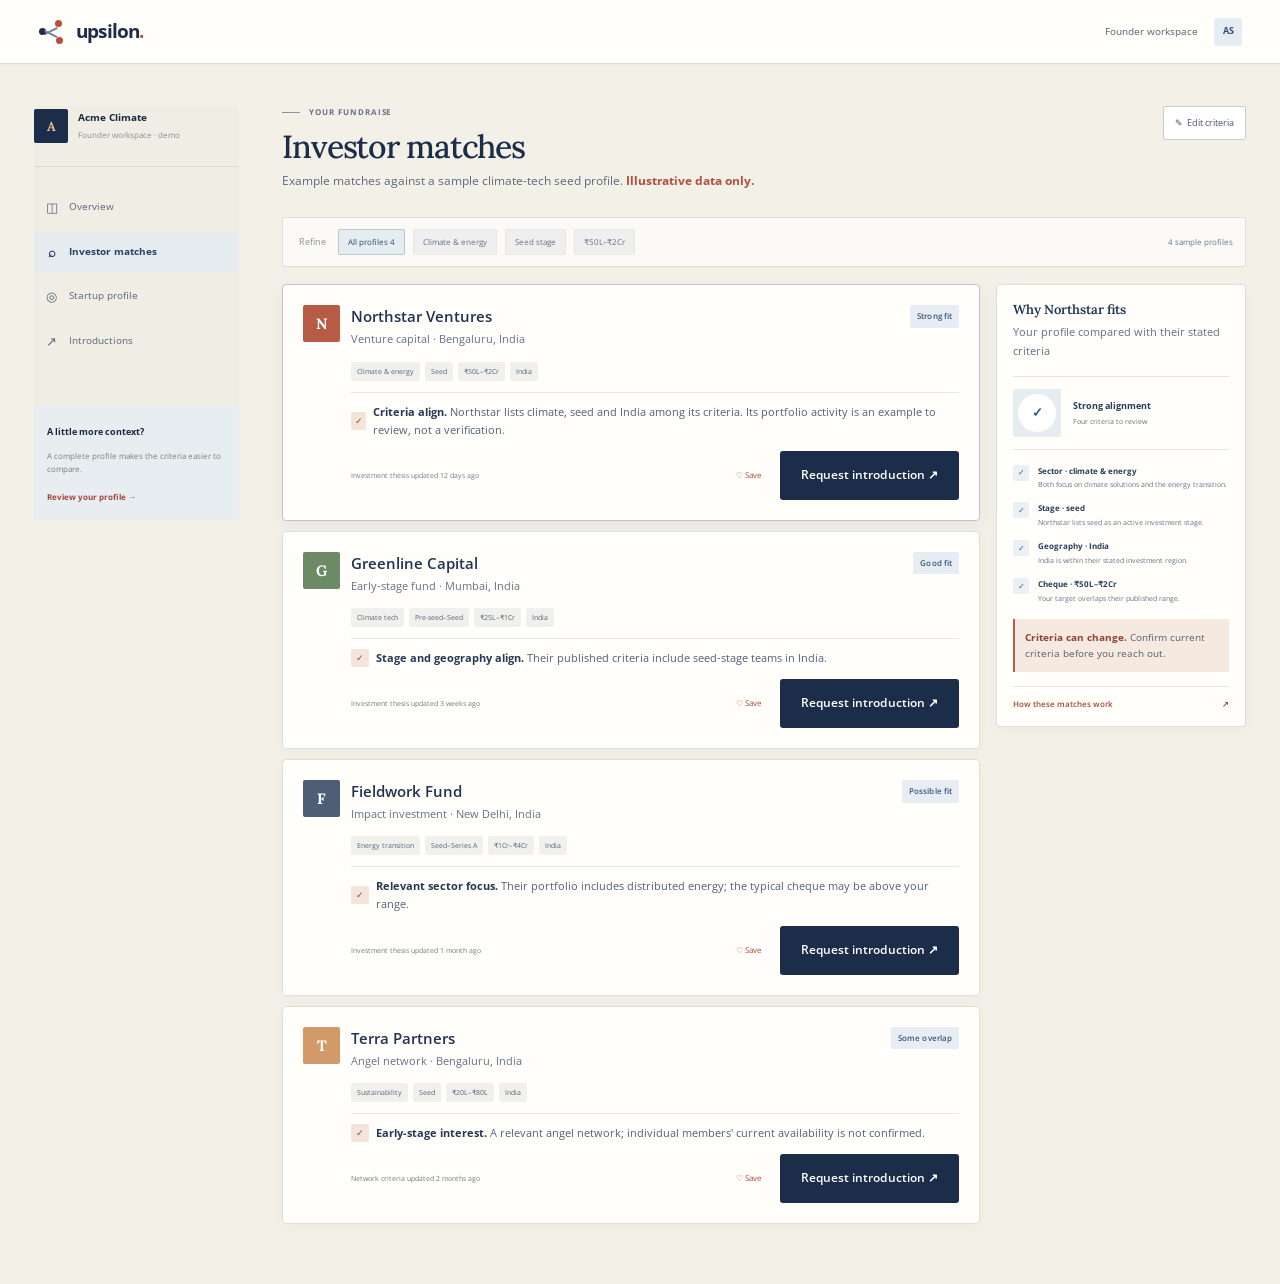
<file: workspace.html>
<!doctype html>
<html lang="en">
<head><meta charset="utf-8"/><meta name="viewport" content="width=device-width,initial-scale=1"/><meta name="theme-color" content="#F7F4EC"/><title>Your investor matches — Upsilon</title><link rel="stylesheet" href="styles.css"/></head>
<body class="workspace-body"><header class="workspace-header"><a class="brand workspace-brand" href="index.html"><span class="brand-mark" aria-hidden="true"><i></i><i></i><i></i></span><span>upsilon<span class="brand-period">.</span></span></a><div class="workspace-header-right"><span>Founder workspace</span><span class="profile-avatar">AS</span></div></header>
<main class="workspace-layout"><aside class="workspace-sidebar"><div class="workspace-company"><span class="company-monogram">A</span><span><strong>Acme Climate</strong><small>Founder workspace · demo</small></span></div><nav class="workspace-nav"><a href="#overview"><span>◫</span> Overview</a><a href="#matches" class="active"><span>⌕</span> Investor matches</a><a href="onboarding.html"><span>◎</span> Startup profile</a><a href="#introductions"><span>↗</span> Introductions</a></nav><div class="sidebar-help"><strong>A little more context?</strong><p>A complete profile makes the criteria easier to compare.</p><a href="onboarding.html">Review your profile →</a></div></aside>
<section class="workspace-main" id="overview"><div class="workspace-title-row" id="matches"><div><div class="eyebrow"><span class="eyebrow-line"></span> YOUR FUNDRAISE</div><h1>Investor matches</h1><p>Example matches against a sample climate-tech seed profile. <strong>Illustrative data only.</strong></p></div><div class="workspace-title-actions"><a class="outline-button" href="onboarding.html">✎ &nbsp;Edit criteria</a></div></div>
<div class="filter-bar" role="group" aria-label="Filter matches"><span class="filter-label">Refine</span><button class="filter-chip selected" data-filter="all" aria-pressed="true">All profiles <span>4</span></button><button class="filter-chip" data-filter="climate" aria-pressed="false">Climate &amp; energy</button><button class="filter-chip" data-filter="seed" aria-pressed="false">Seed stage</button><button class="filter-chip" data-filter="cheque" aria-pressed="false">₹50L–₹2Cr</button><span class="filter-count" aria-live="polite">4 sample profiles</span></div>
<div class="result-layout"><div class="result-list" id="shortlist">
<article class="result-card selected-card" data-sector="climate energy" data-stage="seed" data-cheque-min="50" data-cheque-max="200"><div class="result-head"><div class="firm-logo logo-terracotta">N</div><div class="result-name"><h2>Northstar Ventures</h2><p>Venture capital · Bengaluru, India</p></div><span class="fit-badge">Strong fit</span></div><div class="result-tags"><span>Climate &amp; energy</span><span>Seed</span><span>₹50L–₹2Cr</span><span>India</span></div><div class="result-reason"><i>✓</i><p><strong>Criteria align.</strong> Northstar lists climate, seed and India among its criteria. Its portfolio activity is an example to review, not a verification.</p></div><div class="result-footer"><span class="updated-label">Investment thesis updated 12 days ago</span><div class="result-actions"><button class="save-result" aria-pressed="false">♡ Save</button><button class="button button-dark intro-button" id="introductions">Request introduction ↗</button></div></div></article>
<article class="result-card" data-sector="climate" data-stage="pre-seed seed" data-cheque-min="25" data-cheque-max="100"><div class="result-head"><div class="firm-logo logo-sage">G</div><div class="result-name"><h2>Greenline Capital</h2><p>Early-stage fund · Mumbai, India</p></div><span class="fit-badge">Good fit</span></div><div class="result-tags"><span>Climate tech</span><span>Pre-seed–Seed</span><span>₹25L–₹1Cr</span><span>India</span></div><div class="result-reason"><i>✓</i><p><strong>Stage and geography align.</strong> Their published criteria include seed-stage teams in India.</p></div><div class="result-footer"><span class="updated-label">Investment thesis updated 3 weeks ago</span><div class="result-actions"><button class="save-result" aria-pressed="false">♡ Save</button><button class="button button-dark intro-button">Request introduction ↗</button></div></div></article>
<article class="result-card" data-sector="energy" data-stage="seed series-a" data-cheque-min="100" data-cheque-max="400"><div class="result-head"><div class="firm-logo logo-ink">F</div><div class="result-name"><h2>Fieldwork Fund</h2><p>Impact investment · New Delhi, India</p></div><span class="fit-badge">Possible fit</span></div><div class="result-tags"><span>Energy transition</span><span>Seed–Series A</span><span>₹1Cr–₹4Cr</span><span>India</span></div><div class="result-reason"><i>✓</i><p><strong>Relevant sector focus.</strong> Their portfolio includes distributed energy; the typical cheque may be above your range.</p></div><div class="result-footer"><span class="updated-label">Investment thesis updated 1 month ago</span><div class="result-actions"><button class="save-result" aria-pressed="false">♡ Save</button><button class="button button-dark intro-button">Request introduction ↗</button></div></div></article>
<article class="result-card" data-sector="sustainability" data-stage="seed" data-cheque-min="20" data-cheque-max="80"><div class="result-head"><div class="firm-logo logo-clay">T</div><div class="result-name"><h2>Terra Partners</h2><p>Angel network · Bengaluru, India</p></div><span class="fit-badge">Some overlap</span></div><div class="result-tags"><span>Sustainability</span><span>Seed</span><span>₹20L–₹80L</span><span>India</span></div><div class="result-reason"><i>✓</i><p><strong>Early-stage interest.</strong> A relevant angel network; individual members' current availability is not confirmed.</p></div><div class="result-footer"><span class="updated-label">Network criteria updated 2 months ago</span><div class="result-actions"><button class="save-result" aria-pressed="false">♡ Save</button><button class="button button-dark intro-button">Request introduction ↗</button></div></div></article>
</div><aside class="detail-panel"><h3>Why Northstar fits</h3><p class="detail-caption">Your profile compared with their stated criteria</p><div class="detail-score"><div class="score-visual"></div><span><strong>Strong alignment</strong><small>Four criteria to review</small></span></div><div class="signal-list"><div class="signal"><i>✓</i><span><strong>Sector · climate &amp; energy</strong><small>Both focus on climate solutions and the energy transition.</small></span></div><div class="signal"><i>✓</i><span><strong>Stage · seed</strong><small>Northstar lists seed as an active investment stage.</small></span></div><div class="signal"><i>✓</i><span><strong>Geography · India</strong><small>India is within their stated investment region.</small></span></div><div class="signal"><i>✓</i><span><strong>Cheque · ₹50L–₹2Cr</strong><small>Your target overlaps their published range.</small></span></div></div><div class="signal-caution"><strong>Criteria can change.</strong> Confirm current criteria before you reach out.</div><a class="case-study-link" href="case-study.html">How these matches work <span>↗</span></a></aside></div></section></main><div class="toast" role="status" aria-live="polite"></div><script src="app.js"></script></body></html>
</file>
<file: styles.css>
@font-face{font-family:Lora;src:url("assets/fonts/Lora-Variable.ttf") format("truetype");font-style:normal;font-weight:400 700;font-display:swap}
@font-face{font-family:Lora;src:url("assets/fonts/Lora-Italic-Variable.ttf") format("truetype");font-style:italic;font-weight:400 700;font-display:swap}
@font-face{font-family:Open Sans;src:url("assets/fonts/OpenSans-Variable.ttf") format("truetype");font-style:normal;font-weight:300 800;font-display:swap}
@font-face{font-family:Open Sans;src:url("assets/fonts/OpenSans-Italic-Variable.ttf") format("truetype");font-style:italic;font-weight:300 800;font-display:swap}
:root{--paper:#F7F4EC;--white:#FFFEFB;--ink:#1B293F;--muted:#566276;--line:#DADDD9;--navy:#1B2D49;--blue:#45648D;--accent:#B94E3B;--accent-hover:#A94133;--mist:#E7EDF2;--peach:#F2E4DA;--display:'Lora',Georgia,serif;--body:'Open Sans',Arial,sans-serif;--serif:'Lora',Georgia,serif;--shadow:0 16px 42px rgba(27,41,63,.11)}*{box-sizing:border-box}html{scroll-behavior:smooth;scroll-padding-top:88px}body{margin:0;background:var(--paper);color:var(--ink);font-family:var(--body);font-size:15px;-webkit-font-smoothing:antialiased}a{color:inherit;text-decoration:none}button{font:inherit}.announcement{height:31px;display:flex;justify-content:center;align-items:center;gap:8px;background:var(--navy);color:#e2e9df;font-size:10px;letter-spacing:.045em}.announcement-dot,.live-dot,.tiny-green-dot{display:inline-block;width:6px;height:6px;border-radius:50%;background:#bee27a}.announcement-divider{opacity:.45;margin:0 4px}.site-header{height:77px;max-width:1280px;margin:auto;padding:0 54px;display:flex;align-items:center;justify-content:space-between;border-bottom:1px solid rgba(32,52,39,.07);position:relative;z-index:5}.brand{display:flex;align-items:center;gap:10px;font-family:var(--display);font-size:22px;font-weight:800;letter-spacing:-1.2px}.brand-period{color:#B94E3B}.brand-mark{width:28px;height:27px;position:relative;display:inline-block}.brand-mark i{position:absolute;display:block;width:7px;height:7px;border-radius:50%;background:var(--navy)}.brand-mark i:first-child{left:1px;top:10px}.brand-mark i:nth-child(2){left:17px;top:2px;background:#8cb75a}.brand-mark i:nth-child(3){left:18px;top:19px;background:#8cb75a}.brand-mark:before,.brand-mark:after{content:'';position:absolute;height:1.5px;background:#849c79;left:6px;top:12px;width:14px;transform:rotate(-26deg)}.brand-mark:after{top:15px;transform:rotate(27deg)}.main-nav,.header-actions{display:flex;align-items:center;gap:34px}.main-nav a,.text-link{color:#48544d;font-size:12px;font-weight:500;transition:color .2s}.main-nav a:hover,.text-link:hover{color:#1f633a}.header-actions{gap:24px}.button{display:inline-flex;align-items:center;justify-content:center;gap:15px;padding:14px 21px;border:1px solid transparent;border-radius:5px;font-size:12px;font-weight:600;transition:transform .2s,background .2s,box-shadow .2s;cursor:pointer}.button:hover{transform:translateY(-2px)}.button-dark{background:var(--navy);color:#fff}.button-dark:hover{background:#26513a;box-shadow:0 8px 20px rgba(25,60,43,.16)}.button-light{background:rgba(255,255,255,.5);border-color:#dfe5de}.button-light:hover{background:#fff}.button-small{padding:10px 15px;font-size:11px}.button-accent{background:var(--accent);color:var(--ink);font-weight:700}.button-accent:hover{background:var(--accent-hover);box-shadow:0 8px 24px rgba(217,237,140,.16)}.arrow{font-size:16px;line-height:12px}.play-icon{font-size:9px;width:21px;height:21px;display:grid;place-items:center;background:#edf0e9;border-radius:50%;color:var(--navy)}.menu-toggle{display:none}.section-wrap{max-width:1280px;margin:auto;padding-left:54px;padding-right:54px}.hero{min-height:594px;display:grid;grid-template-columns:1.05fr .95fr;align-items:center;padding-top:45px;padding-bottom:55px;gap:36px}.eyebrow{display:flex;align-items:center;gap:11px;font-size:9px;letter-spacing:.17em;color:#758078;font-weight:700}.eyebrow-line{display:inline-block;width:25px;height:1px;background:#8ca18c}.hero h1,.section-heading h2,.process-top h2,.principles-heading h2,.cta-section h2{font-family:var(--display);font-size:clamp(47px,5.05vw,68px);letter-spacing:-.065em;line-height:1.07;margin:23px 0 17px;font-weight:600}.serif-accent{font-family:var(--serif);font-style:italic;font-weight:400;letter-spacing:-.075em;color:#59745c}.hero-subtitle{font-size:14px;line-height:1.8;color:var(--muted);max-width:405px;margin:0}.hero-actions{display:flex;align-items:center;gap:11px;margin-top:27px}.hero-proof{display:flex;align-items:center;gap:13px;margin-top:39px}.avatar-stack{display:flex;padding-left:2px}.avatar-stack span{width:25px;height:25px;border:2px solid var(--paper);border-radius:50%;margin-left:-3px;display:grid;place-items:center;font-family:var(--display);font-weight:700;font-size:8px;color:#fff;background:#7d9685}.avatar-stack span:nth-child(2){background:#aa8068}.avatar-stack span:nth-child(3){background:#b3a071}.avatar-stack span:nth-child(4){background:#dfe9d9;color:#426346}.hero-proof p{margin:0;font-size:10px;line-height:1.7;color:#58635a}.hero-proof p strong{font-size:10px;color:#344138}.hero-proof p span{color:#7c857e}.proof-check{margin-left:auto;color:#5d844c;font-size:13px}.hero-visual{min-height:460px;position:relative;display:flex;align-items:center;justify-content:center}.visual-orbit{position:absolute;width:403px;height:403px;border:1px solid #e3e9dd;border-radius:50%;left:50%;top:50%;transform:translate(-50%,-50%)}.orbit-two{width:325px;height:325px;border-style:dashed;border-color:#e6eadf}.hero-visual:before{content:'';position:absolute;width:246px;height:246px;border-radius:50%;background:#edf1e9;left:50%;top:50%;transform:translate(-50%,-50%)}.visual-label{position:absolute;z-index:1;top:34px;right:11px;background:#fff;border:1px solid #edf0e9;box-shadow:0 5px 16px #1724190a;padding:9px 12px;border-radius:4px;display:flex;align-items:center;gap:8px;font-size:9px;color:#59645d}.live-dot{background:#91bf61;width:6px;height:6px;box-shadow:0 0 0 3px #eef6e7}.match-card{position:relative;z-index:2;width:min(356px,82%);background:white;border:1px solid #ebeee8;border-radius:9px;padding:21px 22px 16px;box-shadow:var(--shadow);transform:rotate(-1.5deg);animation:float-in .7s ease both}@keyframes float-in{from{opacity:0;transform:translateY(10px) rotate(-1.5deg)}to{opacity:1;transform:translateY(0) rotate(-1.5deg)}}.match-card-top{display:flex;justify-content:space-between;align-items:center}.mini-label{font-size:8px;letter-spacing:.14em;color:#89938a;font-weight:700}.icon-button{border:0;background:transparent;color:#738078;font-size:21px;cursor:pointer;line-height:1}.icon-button[aria-pressed=true]{color:#af6148}.investor-row{display:flex;gap:12px;align-items:center;margin-top:20px}.firm-logo{width:41px;height:41px;border-radius:50%;display:grid;place-items:center;font:700 17px var(--serif);color:white}.logo-terracotta{background:#b96d55}.investor-row h3{font:700 13px var(--display);margin:0 0 3px;letter-spacing:-.02em}.investor-row p{font-size:9px;color:#818981;margin:0}.verified-mark{margin-left:auto;width:17px;height:17px;border-radius:50%;background:#e9f2e6;color:#47783f;text-align:center;font-size:11px;line-height:17px}.fit-row{display:flex;align-items:center;justify-content:space-between;padding:19px 1px 14px;margin-top:17px;border-top:1px solid #f0f2ee;border-bottom:1px solid #f0f2ee}.fit-row>div:first-child{display:grid;gap:4px}.fit-row strong{font:700 31px var(--display);letter-spacing:-.06em;color:var(--navy)}.fit-row strong span{font-size:14px;color:#708077}.fit-ring{width:50px;height:50px;position:relative;display:grid;place-items:center}.fit-ring svg{width:50px;position:absolute;transform:rotate(-90deg)}.ring-track,.ring-value{fill:none;stroke-width:5}.ring-track{stroke:#edf0e9}.ring-value{stroke:#85a85e;stroke-dasharray:201;stroke-dashoffset:12;stroke-linecap:round}.fit-ring span{font:700 10px var(--display);color:#466246}.fit-reasons{display:grid;grid-template-columns:19px 1fr;row-gap:11px;align-items:center;padding:17px 0 14px}.reason-icon{width:15px;height:15px;border-radius:50%;background:#eff5e8;color:#5f8649;font-size:9px;text-align:center;line-height:15px}.fit-reasons strong,.fit-reasons small{display:block}.fit-reasons strong{font-size:10px;font-weight:600;color:#3a463c}.fit-reasons small{font-size:9px;color:#879087;margin-top:3px}.match-card-footer{display:flex;justify-content:space-between;padding-top:12px;border-top:1px solid #f0f2ee;font-size:8px;color:#818a82}.match-card-footer>span{display:flex;align-items:center;gap:5px}.tiny-green-dot{width:5px;height:5px;background:#95ba70}.match-card-footer a{font-size:9px;font-weight:700;color:#365e41}.match-card-footer a span{font-size:12px;margin-left:3px}.floating-note{position:absolute;z-index:3;display:flex;align-items:center;gap:9px;padding:10px 12px;background:#fff;border:1px solid #e8ece5;border-radius:5px;box-shadow:0 9px 26px #1724190d}.floating-note strong,.floating-note small{display:block}.floating-note strong{font-size:9px}.floating-note small{font-size:8px;color:#858e86;margin-top:3px}.note-left{left:0;bottom:72px}.note-icon{width:24px;height:24px;background:#f5eee6;color:#a27052;border-radius:50%;display:grid;place-items:center}.note-right{right:0;bottom:41px}.pulse-ring{width:21px;height:21px;border:1px solid #b5c99f;border-radius:50%;display:grid;place-items:center}.pulse-ring i{width:7px;height:7px;border-radius:50%;background:#80a25d}.visual-footnote{position:absolute;bottom:6px;color:#a3aaa3;font-size:8px;letter-spacing:.02em}.trust-strip{border-top:1px solid var(--line);border-bottom:1px solid var(--line);background:#f1f3ed}.trust-inner{max-width:1172px;margin:auto;min-height:70px;display:flex;align-items:center;justify-content:space-between;padding:0 12px}.trust-label{font-size:9px;color:#91998f;letter-spacing:.08em;text-transform:uppercase}.trust-item{font-size:10px;color:#526057;display:flex;align-items:center;gap:10px}.trust-item span{color:#8e9d8b;font:10px var(--display)}.trust-end{font-size:9px;color:#718076}.trust-end span{margin-left:7px;color:#568043}.split-section{padding-top:112px;padding-bottom:113px}.section-heading{display:flex;align-items:flex-end;justify-content:space-between;margin-bottom:36px}.section-heading .eyebrow{margin-bottom:19px}.section-heading h2,.principles-heading h2{font-size:47px;margin:0;line-height:1.11}.section-heading>p{max-width:330px;margin:0 18px 5px 20px;color:var(--muted);font-size:12px;line-height:1.8}.audience-grid{display:grid;grid-template-columns:1fr 1fr;gap:18px}.audience-card{padding:24px 27px 25px;border-radius:7px;min-height:385px;position:relative;overflow:hidden}.founder-card{background:#eef2ea}.investor-card{background:#f1eae4}.audience-number{font-size:8px;font-weight:700;letter-spacing:.15em;color:#7d897d}.audience-illustration{height:150px;display:grid;place-items:center;position:relative}.illustration-window{width:69%;background:#fff;border-radius:5px;border:1px solid #e4e9e0;box-shadow:0 9px 22px #2639270c;overflow:hidden;transform:rotate(-2deg)}.window-top{height:26px;border-bottom:1px solid #edf0ea;display:flex;align-items:center;gap:4px;padding:0 10px}.window-top i{width:4px;height:4px;background:#d8dfd4;border-radius:50%}.window-top span{margin-left:6px;color:#899287;font-size:7px}.window-bars{display:flex;gap:6px;padding:12px 10px 8px}.window-bars b{height:4px;width:23%;border-radius:4px;background:#e8eee5}.window-bars b:first-child{width:29%;background:#799b6e}.window-row{height:24px;border-top:1px solid #f2f4f0;display:flex;align-items:center;padding:0 10px;gap:8px}.window-row>i{width:9px;height:9px;border-radius:50%;background:#dbe8d5}.window-row>span{height:4px;width:38%;background:#e9ede7;border-radius:3px}.window-row em{font-style:normal;font-size:6px;color:#678653;background:#edf4e7;padding:3px 6px;border-radius:8px;margin-left:auto}.window-row.muted-row em{color:#959a90;background:#f1f1ed}.illustration-sparkle{position:absolute;font-size:22px;color:#7ea15d;right:14%;top:20px}.thesis-card{width:64%;height:119px;padding:13px 16px 10px;background:#fff;border:1px solid #e8e7df;border-radius:5px;box-shadow:0 9px 22px #392a210c;transform:rotate(2deg)}.thesis-label{font-size:6px;letter-spacing:.14em;color:#8d887e;font-weight:700}.thesis-chip-row{display:flex;gap:5px;margin-top:6px}.thesis-chip-row span{padding:3px 6px;background:#f3eee9;border-radius:9px;font-size:6px;color:#8d6854}.thesis-chart{height:31px;display:flex;align-items:flex-end;gap:5px;border-bottom:1px solid #eeeae5;margin-top:7px;position:relative}.thesis-chart i{flex:1;background:#c2a18a;border-radius:2px 2px 0 0;opacity:.72}.thesis-chart i:nth-child(2n){background:#93a77a}.thesis-chart b{position:absolute;left:0;right:0;top:5px;border-top:1px dashed #b27c62}.thesis-legend{display:flex;justify-content:space-between;margin-top:6px;font-size:6px;color:#9c9489}.thesis-legend i{display:inline-block;width:5px;height:5px;border-radius:50%;background:#8ba875;margin-right:4px}.investor-sparkle{position:absolute;right:17%;top:16px;color:#b07d5b;font-size:23px}.audience-card h3{font:600 20px var(--display);letter-spacing:-.045em;margin:5px 0 9px}.audience-card>p{font-size:11px;line-height:1.7;color:#737d73;max-width:360px;margin:0}.arrow-link{display:inline-flex;align-items:center;gap:12px;margin-top:17px;font-size:10px;font-weight:700;color:#355a3e}.arrow-link span{font-size:14px;transition:transform .2s}.arrow-link:hover span{transform:translate(2px,-2px)}.process-section{background:var(--navy);color:#fff;padding:77px 0 79px}.process-inner{max-width:1172px}.eyebrow-light{color:#a7b8a7}.eyebrow-light .eyebrow-line{background:#8ea38b}.process-top{display:flex;justify-content:space-between;align-items:flex-end;margin-top:15px}.process-top h2{font-size:48px;margin:0;line-height:1.1}.process-top h2 span{color:var(--accent);font-family:var(--serif);font-style:italic;font-weight:400}.process-top>p{max-width:265px;font-size:11px;line-height:1.75;color:#bbc8bc;margin:0 27px 5px 0}.process-steps{display:grid;grid-template-columns:1fr 45px 1fr 45px 1fr;gap:12px;align-items:start;margin:48px 0 31px}.process-steps article{position:relative;min-height:142px}.step-index{font:10px var(--display);color:#8da28c}.step-icon{width:33px;height:33px;margin:12px 0 13px;background:#2c4d38;border:1px solid #3b5b44;border-radius:5px;display:grid;place-items:center;color:var(--accent);font-size:16px}.process-steps h3{font:600 13px var(--display);margin:0 0 8px}.process-steps p{font-size:10px;line-height:1.65;color:#acbcad;margin:0;max-width:220px}.step-connector{padding-top:79px;color:#68836a;font-size:12px;letter-spacing:1px}.process-inner>.button{font-size:10px;padding:12px 16px}.principles-section{padding-top:109px;padding-bottom:108px;display:grid;grid-template-columns:.8fr 1.2fr;gap:82px}.principles-heading .eyebrow{margin-bottom:20px}.principles-heading h2{font-size:46px}.principles-heading .arrow-link{margin-top:20px}.principle-list{border-top:1px solid var(--line)}.principle-list article{display:grid;grid-template-columns:30px 1fr 20px;gap:10px;align-items:start;padding:20px 2px 18px;border-bottom:1px solid var(--line)}.principle-list article>span:first-child{font-size:8px;color:#98a195;padding-top:4px}.principle-list h3{font:600 13px var(--display);margin:0 0 6px;letter-spacing:-.02em}.principle-list p{font-size:10px;color:#788279;margin:0;line-height:1.6}.principle-icon{font-size:13px;color:#6d8d5c;text-align:right}.cta-section{position:relative;overflow:hidden;background:#203e2c;color:#fff;text-align:center;padding:67px 20px 61px}.cta-orb{position:absolute;width:380px;height:380px;border:1px solid #ffffff13;border-radius:50%;left:50%;top:47%;transform:translate(-50%,-50%);box-shadow:0 0 0 42px #ffffff08,0 0 0 84px #ffffff06}.cta-section>*:not(.cta-orb){position:relative;z-index:1}.cta-section>.eyebrow{justify-content:center}.cta-section h2{font-size:46px;margin:19px 0 11px;line-height:1.1}.cta-section h2 span{font-family:var(--serif);font-style:italic;font-weight:400;color:var(--accent)}.cta-section>p{font-size:11px;color:#c0cec2;margin:0 auto 20px;line-height:1.7}.cta-section .button{padding:12px 17px;font-size:10px}.cta-caption{margin-top:23px;font-size:8px;color:#a7b8a7;letter-spacing:.03em}.site-footer{background:#f1f3ed;padding:28px max(calc((100% - 1172px)/2),54px) 0}.footer-top{display:flex;align-items:center;justify-content:space-between;padding-bottom:24px;border-bottom:1px solid #dce2d9}.brand-footer{font-size:18px}.brand-footer .brand-mark{transform:scale(.85)}.footer-top>p{margin:0 0 0 -70px;color:#747f76;font-size:10px;line-height:1.6}.footer-links{display:flex;gap:24px}.footer-links a{font-size:9px;color:#5b675d}.footer-bottom{max-width:1172px;margin:auto;min-height:39px;display:flex;align-items:center;justify-content:space-between;color:#929a91;font-size:8px}.toast{position:fixed;bottom:24px;left:50%;transform:translate(-50%,16px);background:var(--navy);color:white;padding:12px 18px;border-radius:5px;font-size:11px;box-shadow:0 10px 26px #10251b33;opacity:0;pointer-events:none;transition:all .25s;z-index:20}.toast.show{opacity:1;transform:translate(-50%,0)}

/* Founder workspace */
.workspace-body{background:#f4f6f1;min-height:100vh}.workspace-header{height:64px;padding:0 38px;background:#fff;border-bottom:1px solid #e8ece5;display:flex;align-items:center;justify-content:space-between}.workspace-brand{font-size:18px}.workspace-header-right{display:flex;align-items:center;gap:16px;font-size:10px;color:#657068}.profile-avatar{width:28px;height:28px;border-radius:50%;background:#e9efe4;color:#527247;display:grid;place-items:center;font-size:9px;font-weight:700}.workspace-layout{max-width:1250px;margin:auto;padding:38px 34px 60px;display:grid;grid-template-columns:205px 1fr;gap:36px}.workspace-sidebar{position:sticky;top:25px;align-self:start}.workspace-company{padding:3px 0 23px;border-bottom:1px solid #dfe5dc;display:flex;align-items:center;gap:10px}.company-monogram{width:34px;height:34px;border-radius:7px;background:#214631;color:#d6e989;display:grid;place-items:center;font:700 13px var(--display)}.workspace-company strong,.workspace-company small{display:block}.workspace-company strong{font-size:10px}.workspace-company small{font-size:8px;color:#879188;margin-top:3px}.workspace-nav{display:grid;gap:5px;margin-top:20px}.workspace-nav a{display:flex;align-items:center;gap:10px;padding:10px;border-radius:4px;color:#69756d;font-size:10px}.workspace-nav a span{width:15px;font-size:13px;text-align:center}.workspace-nav a.active{background:#e9efe5;color:#34573c;font-weight:700}.sidebar-help{margin-top:44px;background:#edf1e9;padding:13px;border-radius:5px}.sidebar-help strong{font-size:9px}.sidebar-help p{font-size:8px;color:#788279;line-height:1.6}.sidebar-help a{font-size:8px;color:#446847;font-weight:700}.workspace-main{min-width:0}.workspace-title-row{display:flex;align-items:flex-start;justify-content:space-between}.workspace-title-row .eyebrow{font-size:8px}.workspace-title-row h1{font:600 28px var(--display);letter-spacing:-.05em;margin:9px 0 6px}.workspace-title-row p{font-size:10px;color:#778279;margin:0}.workspace-title-actions{display:flex;gap:7px}.outline-button{display:inline-flex;align-items:center;gap:6px;background:white;border:1px solid #dfe5dc;padding:9px 11px;border-radius:4px;font-size:9px;color:#56645a;cursor:pointer}.filter-bar{display:flex;align-items:center;gap:7px;margin:25px 0 17px;padding:12px;background:white;border:1px solid #e7ebe4;border-radius:5px}.filter-label{font-size:9px;color:#89928a;margin:0 4px}.filter-chip{padding:6px 9px;border:1px solid #e5e9e2;border-radius:3px;color:#718078;font-size:8px}.filter-chip.selected{background:#edf3e8;border-color:#d5e4cb;color:#456642}.filter-count{margin-left:auto;font-size:8px;color:#8a938b}.result-layout{display:grid;grid-template-columns:minmax(0,1fr) 250px;gap:14px}.result-list{display:grid;gap:10px}.result-card{background:#fff;border:1px solid #e6eae3;border-radius:5px;padding:16px 17px;transition:border .2s,box-shadow .2s}.result-card:hover,.result-card.selected-card{border-color:#b8cba6;box-shadow:0 7px 20px #24382908}.result-head{display:flex;align-items:flex-start;gap:11px}.result-head .firm-logo{width:37px;height:37px;font-size:15px}.firm-logo.logo-sage{background:#6d8a66}.firm-logo.logo-ink{background:#4f5e77}.firm-logo.logo-clay{background:#d19a68}.result-name{flex:1}.result-name h2{font:700 12px var(--display);margin:1px 0 4px}.result-name p{font-size:8px;color:#858e86;margin:0}.fit-badge{padding:5px 7px;border-radius:3px;background:#edf4e7;color:#4d7044;font-size:8px;font-weight:700}.result-tags{display:flex;gap:5px;margin:13px 0 11px 48px}.result-tags span{padding:4px 6px;background:#f4f6f2;border-radius:2px;font-size:7px;color:#727f73}.result-reason{margin-left:48px;padding-top:10px;border-top:1px solid #f0f2ee;display:flex;align-items:center;gap:7px}.result-reason i{width:18px;height:18px;display:grid;place-items:center;border-radius:50%;background:#eef4e9;color:#6c8e56;font-size:9px;font-style:normal}.result-reason p{font-size:8px;color:#606d62;margin:0;line-height:1.5}.result-reason strong{color:#344639}.result-footer{display:flex;justify-content:space-between;margin:12px 0 0 48px;align-items:center}.updated-label{font-size:7px;color:#9aa198}.result-actions{display:flex;align-items:center;gap:12px}.save-result{border:0;background:none;color:#66756b;font-size:8px;cursor:pointer}.intro-button{padding:7px 10px;font-size:8px}.detail-panel{background:#fff;border:1px solid #e6eae3;border-radius:5px;padding:16px;align-self:start}.detail-panel h3{font:700 10px var(--display);margin:0}.detail-panel .detail-caption{color:#889289;font-size:8px;margin:5px 0 16px}.detail-score{display:flex;align-items:center;gap:12px;padding:12px 0;border-top:1px solid #edf0ea;border-bottom:1px solid #edf0ea}.score-visual{width:48px;height:48px;border-radius:50%;background:conic-gradient(#81a960 0deg 338deg,#edf1e9 338deg 360deg);display:grid;place-items:center}.score-visual:before{content:'94%';width:38px;height:38px;background:white;border-radius:50%;display:grid;place-items:center;font:700 10px var(--display);color:#496345}.detail-score strong,.detail-score small{display:block}.detail-score strong{font-size:9px}.detail-score small{font-size:7px;color:#89948b;margin-top:3px}.signal-list{display:grid;gap:12px;margin:15px 0}.signal{display:grid;grid-template-columns:18px 1fr;gap:7px}.signal i{width:16px;height:16px;display:grid;place-items:center;border-radius:50%;background:#eff5e9;font-size:8px;color:#648452;font-style:normal}.signal strong{font-size:8px;display:block}.signal small{font-size:7px;color:#89938a;display:block;margin-top:3px;line-height:1.45}.signal-caution{padding:10px;background:#f7f5ef;border-radius:3px;font-size:7px;line-height:1.5;color:#76796f}.signal-caution strong{color:#5f6258}.case-study-link{display:flex;align-items:center;justify-content:space-between;margin-top:14px;padding:11px 0 0;border-top:1px solid #edf0ea;font-size:8px;color:#4c694b;font-weight:600}

/* Onboarding */
.onboarding-shell{max-width:930px;margin:40px auto;padding:0 24px 60px}.onboarding-top{display:flex;align-items:center;justify-content:space-between;margin-bottom:29px}.onboarding-top .brand{font-size:18px}.onboarding-top>a:last-child{font-size:10px;color:#6d786e}.onboarding-progress{display:flex;align-items:center;gap:8px;margin-bottom:33px}.progress-track{height:3px;background:#e2e8df;border-radius:4px;flex:1;overflow:hidden}.progress-track span{display:block;height:100%;width:25%;background:#648c50;border-radius:4px;transition:width .3s}.progress-copy{font-size:8px;color:#889289;white-space:nowrap}.onboarding-card{background:#fff;border:1px solid #e6eae3;border-radius:7px;box-shadow:0 14px 50px #1c30220c;padding:34px 39px;min-height:440px}.onboarding-step{display:none}.onboarding-step.active{display:block;animation:step-appear .28s ease}@keyframes step-appear{from{opacity:.3;transform:translateY(5px)}to{opacity:1;transform:translateY(0)}}.onboarding-card h1{font:600 29px var(--display);letter-spacing:-.05em;margin:12px 0 8px}.onboarding-card .step-lead{font-size:11px;line-height:1.65;color:#7d877f;margin:0 0 25px;max-width:520px}.onboarding-form-grid{display:grid;grid-template-columns:1fr 1fr;gap:14px}.form-field{display:grid;gap:6px}.form-field.full{grid-column:1/-1}.form-field label{font-size:9px;font-weight:600;color:#506054}.form-field input,.form-field select,.form-field textarea{width:100%;min-height:39px;padding:10px 11px;border:1px solid #dfe5dc;border-radius:4px;background:white;color:#2e3c31;font:10px var(--body);outline:none}.form-field input:focus,.form-field select:focus,.form-field textarea:focus{border-color:#7f9e69;box-shadow:0 0 0 3px #eaf1e3}.form-field input::placeholder,.form-field textarea::placeholder{color:#a5aca4}.form-field textarea{resize:vertical;min-height:68px}.field-hint{font-size:8px;color:#929a92}.onboarding-footer{display:flex;justify-content:space-between;align-items:center;margin-top:28px}.step-back{border:0;background:transparent;color:#77827a;font-size:10px;cursor:pointer;padding:10px}.step-next{padding:11px 16px;font-size:10px}.choice-grid{display:grid;grid-template-columns:repeat(3,1fr);gap:9px}.choice-button{border:1px solid #e3e8e0;border-radius:4px;padding:12px;background:white;text-align:left;cursor:pointer;transition:.2s}.choice-button:hover,.choice-button.selected{border-color:#8da878;background:#f3f7ef}.choice-button strong{display:block;font:600 10px var(--display);color:#37463a}.choice-button small{display:block;font-size:8px;color:#8c968c;margin-top:4px}.choice-group{margin:17px 0}.choice-group>label{display:block;font-size:9px;font-weight:600;color:#506054;margin-bottom:8px}.complete-state{max-width:600px;margin:60px auto;text-align:center}.complete-icon{width:62px;height:62px;margin:0 auto 20px;display:grid;place-items:center;border-radius:50%;background:#edf4e7;color:#5b814d;font-size:25px}.complete-state h1{font:600 32px var(--display);letter-spacing:-.05em;margin:0 0 9px}.complete-state p{max-width:410px;margin:0 auto 23px;font-size:11px;line-height:1.7;color:#778279}.complete-state .match-preview{max-width:430px;margin:0 auto 20px;text-align:left;background:#fff;border:1px solid #e6eae3;border-radius:5px;padding:14px}.complete-state .match-preview h3{font:600 12px var(--display);margin:0 0 7px}.complete-state .match-preview p{font-size:9px;margin:0;color:#7b857d}.workspace-note{text-align:center;padding:20px;font-size:8px;color:#96a096}

/* Case study / design system */
.case-hero{max-width:1100px;margin:74px auto 50px;padding:0 32px}.case-hero .eyebrow{margin-bottom:20px}.case-hero h1{font:600 clamp(40px,6vw,64px) var(--display);line-height:1.07;letter-spacing:-.06em;margin:0 0 18px}.case-hero h1 em{font:italic 400 1em var(--serif);color:#59745c}.case-hero>p{max-width:620px;font-size:13px;line-height:1.8;color:#69756c}.case-meta{display:flex;gap:32px;margin-top:28px;padding-top:17px;border-top:1px solid var(--line);max-width:650px}.case-meta span{font-size:9px;color:#879087}.case-meta strong{display:block;font-size:9px;color:#39483c;margin-bottom:4px}.case-section{max-width:1100px;padding:0 32px;margin:0 auto 63px}.case-section-head{display:grid;grid-template-columns:120px 1fr;gap:22px;margin-bottom:25px}.case-index{font:10px var(--display);color:#82927f}.case-section-head h2{font:600 29px var(--display);letter-spacing:-.045em;margin:0 0 9px}.case-section-head p{font-size:11px;color:#738076;line-height:1.7;margin:0;max-width:620px}.audit-grid{display:grid;grid-template-columns:1fr 1fr;gap:11px;margin-left:142px}.audit-card{background:white;border:1px solid #e5e9e2;border-radius:5px;overflow:hidden}.audit-card-top{display:flex;align-items:center;gap:9px;padding:12px 14px;border-bottom:1px solid #edf0ea}.issue-number{width:21px;height:21px;border-radius:50%;background:#f5eae1;color:#9c634b;display:grid;place-items:center;font-size:8px;font-weight:700}.audit-card-top strong{font:600 10px var(--display)}.audit-evidence{min-height:105px;background:#f2f4ef;position:relative;padding:12px}.mini-site{height:81px;background:#fff;border:1px solid #e4e8e1;border-radius:3px;padding:8px 10px;overflow:hidden}.mini-site-nav{display:flex;justify-content:space-between;align-items:center;color:#57645a;font:700 7px var(--display)}.mini-site-nav span:last-child{font:6px var(--body);color:#8c938c}.mini-site-heading{font:700 11px var(--display);letter-spacing:-.04em;margin-top:9px;color:#27342b}.mini-site-copy{font-size:6px;color:#8a9189;margin-top:4px}.mini-site-buttons{display:flex;gap:5px;margin-top:6px}.mini-site-buttons i{width:40px;height:10px;border-radius:2px;background:#e3eadf}.mini-site-buttons i:first-child{background:#294a36}.annotation{position:absolute;background:#fff1df;color:#8a5b3c;padding:5px 6px;border:1px solid #ebcfad;border-radius:2px;font-size:6px;box-shadow:0 2px 4px #28200d12}.annotation::before{content:'';position:absolute;width:1px;height:10px;background:#d09d6e;left:9px;bottom:-10px}.a1{right:13px;top:22px}.a2{left:47px;bottom:14px}.audit-copy{padding:11px 14px 13px}.audit-copy p{font-size:8px;line-height:1.6;color:#6f7b70;margin:0 0 7px}.audit-copy p:last-child{margin-bottom:0}.audit-copy strong{color:#39483c}.audit-footnote{margin:13px 0 0 142px;color:#929a91;font-size:8px;line-height:1.6}.insight-grid{margin-left:142px;display:grid;grid-template-columns:1fr 1fr;gap:10px}.insight-card{padding:17px;background:#eef2ea;border-radius:5px}.insight-card:nth-child(2){background:#f2eae3}.insight-card .insight-label{font-size:8px;letter-spacing:.14em;font-weight:700;color:#758574}.insight-card h3{font:600 16px var(--display);letter-spacing:-.03em;margin:9px 0 7px}.insight-card p{font-size:9px;line-height:1.7;color:#737d73;margin:0}.insight-note{font-size:8px;color:#929a91;margin:12px 0 0 142px;line-height:1.6}.brand-board{margin-left:142px;display:grid;grid-template-columns:1fr 1fr;gap:10px}.brand-board-card{padding:21px;background:white;border:1px solid #e5e9e2;border-radius:5px}.brand-board-card h3{font:600 11px var(--display);margin:0 0 13px}.brand-lockup{display:flex;align-items:center;gap:8px;font:800 18px var(--display);letter-spacing:-1px}.brand-lockup .brand-mark{transform:scale(.8);transform-origin:left center;width:23px}.swatch-row{display:flex;gap:8px}.swatch{flex:1}.swatch-color{height:41px;border-radius:3px}.swatch small{font-size:7px;color:#7c877d;display:block;margin-top:5px}.contrast-list{display:grid;gap:8px}.contrast-item{display:flex;align-items:center;justify-content:space-between;padding:8px;background:#f5f7f2;border-radius:3px;font-size:8px;color:#5d695f}.contrast-item strong{font-size:8px;color:#446845}.type-sample{font:500 22px var(--display);letter-spacing:-.035em}.type-sample-serif{font:500 16px var(--body);color:#45648D}.type-note{font-size:8px;color:#848e85;margin-top:7px}.mapped-list{margin-left:142px;border-top:1px solid var(--line)}.mapped-row{display:grid;grid-template-columns:1fr 38px 1fr;align-items:center;gap:12px;padding:12px 11px;border-bottom:1px solid var(--line);font-size:9px}.mapped-row .before{color:#84644e}.mapped-row .after{color:#426248}.mapped-arrow{text-align:center;color:#91a18c}.component-board{margin-left:142px;display:grid;grid-template-columns:repeat(4,1fr);gap:10px}.component-group{background:white;border:1px solid #e5e9e2;border-radius:5px;padding:13px;min-height:104px}.component-group h3{font:600 9px var(--display);margin:0 0 13px;color:#647066}.component-demo{display:flex;align-items:center;gap:6px;flex-wrap:wrap}.demo-button{background:#193c2b;color:#fff;font-size:7px;font-weight:700;padding:7px 9px;border-radius:3px}.demo-outline{border:1px solid #dfe5dc;color:#536358;font-size:7px;padding:6px 9px;border-radius:3px}.demo-input{font-size:7px;color:#9aa39a;padding:7px 8px;border:1px solid #dfe5dc;border-radius:3px}.demo-card{border:1px solid #e5e9e2;padding:6px 8px;border-radius:3px;font-size:7px}.demo-tag{font-size:7px;color:#527247;background:#edf3e8;padding:5px 7px;border-radius:9px}.demo-disabled{font-size:7px;background:#edf0eb;color:#a9b0a8;padding:7px 9px;border-radius:3px}.ai-note{margin-left:142px;background:#eef2ea;border-left:2px solid #77975e;padding:12px 14px;font-size:9px;line-height:1.65;color:#68766b}.site-header.case-header{max-width:100%;padding-left:max(calc((100% - 1280px)/2 + 54px),30px);padding-right:max(calc((100% - 1280px)/2 + 54px),30px)}
@media(min-width:1400px){.hero{min-height:640px}.hero-visual{min-height:500px}}@media(max-width:950px){.site-header{padding:0 28px}.section-wrap{padding-left:28px;padding-right:28px}.hero{gap:12px;min-height:550px}.hero h1{font-size:55px}.hero-visual{transform:scale(.92)}.trust-inner{padding:0 28px}.trust-end{display:none}.principles-section{gap:36px}.site-footer{padding-left:28px;padding-right:28px}.workspace-layout{grid-template-columns:170px 1fr;gap:22px;padding-left:24px;padding-right:24px}.result-layout{grid-template-columns:minmax(0,1fr) 220px}.audit-grid,.insight-grid,.brand-board,.mapped-list,.component-board,.ai-note{margin-left:0}.audit-footnote,.insight-note{margin-left:0}.case-section-head{grid-template-columns:90px 1fr}}@media(max-width:720px){.announcement{font-size:9px}.site-header{height:64px;padding:0 20px}.menu-toggle{display:grid;gap:5px;border:0;background:none;padding:9px;margin-left:auto;margin-right:9px}.menu-toggle span{display:block;width:18px;height:1px;background:#34443a}.main-nav{display:none;position:absolute;top:63px;left:0;right:0;background:#f8f9f5;padding:18px 20px 22px;border-bottom:1px solid var(--line);gap:0;flex-direction:column;align-items:stretch}.main-nav.open{display:flex}.main-nav a{padding:12px 3px;border-bottom:1px solid #e9ece6}.header-actions{gap:12px}.header-actions .text-link{font-size:10px}.header-actions .button{padding:9px 11px;font-size:9px}.brand{font-size:19px}.brand-mark{transform:scale(.88);transform-origin:left center;width:24px}.section-wrap{padding-left:21px;padding-right:21px}.hero{display:flex;flex-direction:column;align-items:flex-start;padding-top:54px;padding-bottom:22px;gap:15px}.hero h1{font-size:clamp(42px,11vw,59px);margin-top:19px}.hero-subtitle{font-size:12px;max-width:350px}.hero-actions{margin-top:20px;gap:8px}.hero-actions .button{padding:12px 14px;font-size:10px}.hero-proof{margin-top:25px}.proof-check{margin-left:8px}.hero-visual{width:100%;min-height:392px;transform:none;align-self:center}.visual-orbit{width:330px;height:330px}.orbit-two{width:270px;height:270px}.hero-visual:before{width:218px;height:218px}.match-card{width:min(335px,86%);padding:17px 18px 14px}.visual-label{top:16px;right:0;font-size:8px}.note-left{left:0;bottom:53px}.note-right{right:0;bottom:27px}.visual-footnote{bottom:0;font-size:7px}.trust-inner{padding:14px 21px;flex-wrap:wrap;justify-content:center;gap:14px 20px}.trust-label{width:100%;text-align:center;font-size:8px}.trust-item{font-size:8px;gap:6px}.trust-item span{font-size:8px}.split-section{padding-top:72px;padding-bottom:70px}.section-heading{display:block;margin-bottom:25px}.section-heading h2,.principles-heading h2{font-size:39px}.section-heading>p{font-size:11px;margin:14px 0 0;max-width:390px}.audience-grid{grid-template-columns:1fr;gap:11px}.audience-card{min-height:363px;padding:20px}.audience-illustration{height:139px}.audience-card h3{font-size:18px}.process-section{padding:55px 0}.process-top{display:block;margin-top:14px}.process-top h2{font-size:40px}.process-top>p{margin:13px 0 0;font-size:10px}.process-steps{grid-template-columns:1fr;gap:0;margin:31px 0 24px}.process-steps article{min-height:0;padding:0 0 19px 2px;display:grid;grid-template-columns:40px 1fr;column-gap:10px}.step-index{grid-row:1/4;padding-top:5px}.step-icon{grid-column:2;grid-row:1;margin:0 0 8px;width:28px;height:28px}.process-steps h3{grid-column:2;margin:0 0 5px}.process-steps p{grid-column:2;max-width:310px}.step-connector{display:none}.principles-section{padding-top:71px;padding-bottom:70px;grid-template-columns:1fr;gap:27px}.principles-heading h2{font-size:40px}.principle-list article{padding:16px 1px}.cta-section{padding:54px 18px 47px}.cta-section h2{font-size:39px}.cta-section>p{max-width:300px;font-size:10px}.site-footer{padding:22px 20px 0}.footer-top{align-items:flex-start;flex-wrap:wrap;gap:17px}.footer-top>p{margin:0;flex:1;text-align:right}.footer-links{width:100%;justify-content:space-between;gap:10px}.footer-bottom{font-size:7px;gap:10px}.footer-bottom span:last-child{text-align:right}.workspace-header{padding:0 18px}.workspace-layout{display:block;padding:24px 17px 45px}.workspace-sidebar{position:static}.workspace-company{padding-bottom:12px}.workspace-nav{display:flex;overflow:auto;gap:4px;margin:12px 0 20px}.workspace-nav a{white-space:nowrap;padding:8px;font-size:8px}.workspace-nav a span{font-size:11px}.sidebar-help{display:none}.workspace-title-row h1{font-size:22px}.workspace-title-row p{font-size:9px;max-width:250px}.workspace-title-actions .outline-button{font-size:8px;padding:8px}.filter-bar{overflow:auto;white-space:nowrap;padding:9px;gap:5px}.filter-label{display:none}.filter-chip{flex:0 0 auto;font-size:7px}.filter-count{display:none}.result-layout{grid-template-columns:1fr}.result-card{padding:14px 12px}.result-tags,.result-reason,.result-footer{margin-left:0}.result-tags{flex-wrap:wrap}.result-reason{align-items:flex-start}.detail-panel{order:-1}.signal-list{grid-template-columns:1fr 1fr;column-gap:9px}.result-layout:not(.show-detail) .detail-panel{display:none}.onboarding-shell{padding:0 15px 35px;margin:22px auto}.onboarding-card{padding:24px 19px;min-height:450px}.onboarding-card h1{font-size:24px}.onboarding-card .step-lead{font-size:10px}.onboarding-form-grid{grid-template-columns:1fr;gap:12px}.form-field.full{grid-column:auto}.choice-grid{grid-template-columns:1fr 1fr;gap:7px}.choice-button{padding:10px}.case-hero{margin:51px auto 42px;padding:0 21px}.case-hero h1{font-size:43px}.case-hero>p{font-size:11px}.case-meta{gap:15px;flex-wrap:wrap}.case-meta span,.case-meta strong{font-size:8px}.case-section{padding:0 21px;margin-bottom:46px}.case-section-head{grid-template-columns:1fr;gap:8px;margin-bottom:17px}.case-section-head h2{font-size:24px}.case-section-head p{font-size:10px}.audit-grid,.insight-grid,.brand-board{grid-template-columns:1fr}.audit-footnote,.insight-note{font-size:7px}.mapped-row{grid-template-columns:1fr 20px 1fr;gap:6px;padding:10px 1px;font-size:8px}.component-board{grid-template-columns:1fr 1fr}.brand-board-card{padding:16px}.swatch-color{height:31px}.case-header .main-nav{display:none}}
@media(prefers-reduced-motion:reduce){*,*::before,*::after{scroll-behavior:auto!important;animation-duration:.01ms!important;transition-duration:.01ms!important}}

/* Editorial redesign: warm paper, ink blue, and a deliberate vermilion accent. */

body{background:var(--paper);color:var(--ink);font-family:var(--body);font-size:15px;line-height:1.58}
.announcement{height:34px;background:var(--navy);color:#F3EEE4;font-family:var(--body);font-size:10px;letter-spacing:.025em}
.announcement-dot,.live-dot,.tiny-green-dot{background:#E4AD71}
.site-header{height:79px;border-bottom-color:#D9DCD6}
.brand{font-family:var(--body);font-weight:700;letter-spacing:-.8px;color:var(--navy)}
.brand-mark i:first-child{background:var(--navy)}.brand-mark i:nth-child(2),.brand-mark i:nth-child(3){background:#C45C43}.brand-mark:before,.brand-mark:after{background:#8997A8}
.main-nav a,.text-link{font-size:12px;color:#4F5D70}.main-nav a:hover,.text-link:hover{color:#A74636}
.button{border-radius:2px;font-family:var(--body);font-size:12px;padding:14px 20px;letter-spacing:.005em}
.button-dark{background:var(--navy);color:#fff}.button-dark:hover{background:#2D466B;box-shadow:0 6px 18px #1b2d4930}
.button-light{background:transparent;border-color:#BFC7CB;color:var(--navy)}.button-light:hover{background:#FFFEFB}
.button-accent{background:var(--accent);color:#fff}.button-accent:hover{background:var(--accent-hover);box-shadow:0 7px 20px #a9413330}
.arrow{font-size:17px}.play-icon{background:#E7EDF2;color:var(--navy)}
.hero{min-height:625px;padding-top:47px;padding-bottom:58px;gap:28px}
.eyebrow{gap:9px;font-family:var(--body);font-size:9px;letter-spacing:.12em;color:#687487}
.eyebrow-line{width:18px;background:#C45C43}
.hero h1,.section-heading h2,.process-top h2,.principles-heading h2,.cta-section h2{font-family:var(--display);font-size:clamp(48px,5vw,66px);letter-spacing:-.045em;line-height:1.08;font-weight:500}
.hero h1{margin:22px 0 18px;color:var(--navy)}
.serif-accent{font-family:var(--display);font-style:italic;font-weight:400;letter-spacing:-.045em;color:#B94E3B}
.hero-subtitle{font-size:14px;line-height:1.85;color:#566276;max-width:390px}
.hero-actions{margin-top:30px;gap:13px}
.hero-proof{border-top:1px solid #DADDD9;padding-top:16px;margin-top:36px;max-width:410px}
.hero-proof p{font-size:10px}.hero-proof p strong{font-size:10px;color:#26364F}
.hero-visual{min-height:482px}
.visual-orbit{width:405px;height:390px;border-radius:2px;left:52%;top:52%;transform:translate(-50%,-50%);border:0;background:linear-gradient(135deg,#E8EDF0 0%,#E8EDF0 67%,#D6E0E8 67%,#D6E0E8 100%);opacity:.9}
.orbit-two{display:none}
.hero-visual:before{width:120px;height:120px;border-radius:50%;left:auto;right:11%;top:14%;transform:none;background:#EAC19F;opacity:.75}
.visual-label{top:31px;right:2px;border:0;border-radius:2px;background:var(--navy);color:#F8F4EC;padding:10px 13px;font-size:9px;box-shadow:none}
.match-card{width:min(365px,84%);border:1px solid #D8DCD8;border-left:3px solid #BE5941;border-radius:2px;padding:23px 23px 17px;box-shadow:0 17px 35px #21324b18;transform:rotate(-.6deg)}
.match-card-top .mini-label{color:#657286;font-size:8px;letter-spacing:.1em}
.icon-button{color:#7F6571}.icon-button[aria-pressed=true]{color:#B94E3B}
.firm-logo{border-radius:2px;background:#B85B44}.logo-terracotta{background:#B85B44}
.investor-row h3{font-family:var(--display);font-weight:600;font-size:15px;color:var(--navy)}
.investor-row p{font-size:10px;color:#667286}
.verified-mark{background:#E7EDF2;color:#3D6285;border-radius:50%}
.fit-row{border-color:#E6E6E0}.fit-row strong{color:var(--navy);font-family:var(--display);font-weight:600}
.ring-track{stroke:#E5E8E5}.ring-value{stroke:#BF5941}.fit-ring span{color:#3F5E7D}
.fit-reasons strong{font-size:10px;color:#26364F}.fit-reasons small{font-size:9px;color:#69758A}
.reason-icon{background:#F2E4DA;color:#A34837;border-radius:2px}
.match-card-footer{border-color:#E5E6E2;color:#778194}.match-card-footer a{color:#A74736}
.floating-note{border:1px solid #D9DEDF;border-radius:2px;box-shadow:0 8px 22px #26364f12}
.note-icon{border-radius:2px;background:#F2E4DA;color:#A74736}.pulse-ring{border-color:#90A6B8}.pulse-ring i{background:#486A91}
.visual-footnote{color:#778194;font-size:8px}
.trust-strip{background:#EDF0F1;border-color:#D9DEDF}.trust-inner{min-height:76px}.trust-item{color:#35455E}.trust-item span{color:#B5503D}.trust-end{color:#58667A}.trust-end span{color:#B5503D}
.split-section{padding-top:119px;padding-bottom:120px}
.section-heading .eyebrow,.principles-heading .eyebrow{margin-bottom:20px}
.section-heading h2,.principles-heading h2{font-size:46px;font-weight:500}
.section-heading>p{color:#566276;font-size:12px}
.audience-grid{gap:22px}
.audience-card{border-radius:2px;min-height:395px;padding:25px 28px 28px}
.founder-card{background:#E8EDF1}.investor-card{background:#F1E4DA}
.audience-number{font-size:9px;letter-spacing:.1em;color:#5D6C80}
.illustration-window,.thesis-card{border-radius:2px;box-shadow:0 9px 20px #26364f12}
.illustration-window{border-color:#D6DCDA}.window-top{border-color:#E6E8E5}.window-top span{font-size:8px;color:#657286}
.window-bars b:first-child{background:#B75A44}.window-row>i{border-radius:2px;background:#D5E0E6}.window-row em{font-size:7px;background:#EDF2F4;color:#49637F;border-radius:2px}
.illustration-sparkle{color:#BC5B43}.thesis-card{border-color:#E2D9D1}.thesis-chip-row span{font-size:7px;color:#744C3D;background:#F3E7DD;border-radius:2px}.thesis-chart i{background:#BE644C}.thesis-chart i:nth-child(2n){background:#6484A5}.thesis-chart b{border-color:#BF5941}.thesis-legend{font-size:7px;color:#7B8190}.thesis-legend i{background:#59799B}.investor-sparkle{color:#B9553D}
.audience-card h3{font:500 23px/1.2 var(--display);letter-spacing:-.035em;color:var(--navy);margin:4px 0 10px}
.audience-card>p{font-size:11px;color:#536177;line-height:1.8}
.arrow-link{font-size:10px;color:#A74636}.arrow-link span{color:#A74636}
.process-section{background:#1B2D49;padding:82px 0 85px}
.eyebrow-light{color:#D3DCE3}.eyebrow-light .eyebrow-line{background:#D38A69}
.process-top h2{font-weight:400;font-size:48px}.process-top h2 span{color:#E5B589;font-family:var(--display);font-style:italic}
.process-top>p{color:#D1D9E0;font-size:11px;line-height:1.85}
.process-steps{margin-top:51px}.process-steps article{border-top:1px solid #506078;padding-top:13px}
.step-index{color:#E5B589}.step-icon{background:#283E5D;border:1px solid #506078;border-radius:2px;color:#E5B589}
.process-steps h3{font-family:var(--display);font-size:15px;font-weight:500}.process-steps p{font-size:10px;color:#CFD7E0;line-height:1.8}.step-connector{color:#D58B69}
.principles-section{padding-top:113px;padding-bottom:113px;gap:75px}
.principles-heading h2{font-size:46px}.principle-list{border-color:#D4D9D9}.principle-list article{border-color:#D4D9D9;grid-template-columns:32px 1fr 20px;padding:22px 2px}
.principle-list h3{font-family:var(--display);font-size:14px;font-weight:500;color:var(--navy)}.principle-list p{font-size:10px;color:#5F6B7F;line-height:1.8}.principle-icon{color:#B34F3D}
.cta-section{background:#1B2D49;padding:76px 20px 67px}
.cta-orb{width:500px;height:500px;border:1px solid #BBC8D326;box-shadow:0 0 0 72px #BBC8D310,0 0 0 145px #BBC8D308}
.cta-section h2{font-family:var(--display);font-weight:400;font-size:48px}.cta-section h2 span{color:#E6B68B;font-family:var(--display);font-style:italic}
.cta-section>p{color:#D1D9E0;font-size:11px;line-height:1.8}.cta-caption{color:#C1CCD6;font-size:8px}
.site-footer{background:#ECEFEB;padding-top:32px}.footer-top{border-color:#D4DAD8}.footer-top>p,.footer-links a{color:#566276}.footer-bottom{color:#6E7886}
.toast{background:var(--navy);border-radius:2px}
/* Product surfaces use the same ink-and-paper palette, with less chrome. */
.workspace-body{background:#F4F2EC}.workspace-header{background:#FFFEFB;border-color:#DADDD9}.workspace-brand{font-size:19px}.workspace-header-right{color:#566276}.profile-avatar{border-radius:2px;background:#E6EDF2;color:#314D70}
.workspace-layout{max-width:1280px;gap:43px;padding-top:42px}.workspace-company{border-color:#D5DAD8}.company-monogram{border-radius:2px;background:#1B2D49;color:#E7B88D}.workspace-nav{gap:4px}.workspace-nav a{border-radius:2px;color:#59677A}.workspace-nav a.active{background:#E5EBEF;color:#274366}
.sidebar-help{border-radius:2px;background:#E7EDF1}.sidebar-help a{color:#A74837}.workspace-title-row h1{font:500 30px/1.18 var(--display);letter-spacing:-.035em;color:#1B2D49}.workspace-title-row p{color:#5E6B7E}.workspace-title-row p strong{color:#B34F3D}
.outline-button{border-radius:2px;border-color:#C6CED0;color:#43546B}.outline-button:hover{background:#E8EDF0}
.filter-bar{border-radius:2px;border-color:#D9DEDC;gap:8px;padding:11px 12px}.filter-chip{border-radius:2px;color:#637087}.filter-chip.selected{background:#E6EDF1;border-color:#B9C8D0;color:#28496F}.filter-count{color:#68758A}
.result-layout{gap:16px}.result-card,.detail-panel{border-radius:2px;border-color:#DCE0DC;box-shadow:0 3px 13px #26364f08}.result-card:hover,.result-card.selected-card{border-color:#B8C6CB;box-shadow:0 6px 18px #26364f0e}.result-head .firm-logo{border-radius:2px}.logo-sage{background:#4F7392}.logo-ink{background:#344C70}.logo-clay{background:#BC654B}
.result-name h2{font:600 14px var(--display);color:#20334F}.result-name p{color:#657286}.fit-badge{border-radius:2px;background:#E7EDF2;color:#35587C}.result-tags span{border-radius:2px;background:#F0F1ED;color:#53637A}.result-reason{border-color:#E7E8E3}.result-reason i{border-radius:2px;background:#F3E5DB;color:#A54636}.result-reason p{color:#536177}.result-reason strong{color:#263953}.updated-label{color:#6F7B8A}.intro-button{background:#1B2D49}.save-result{color:#A74B3B}
.detail-panel h3{font:600 13px var(--display);color:#213650}.detail-panel .detail-caption{color:#637086}.score-visual{background:conic-gradient(#BA5A42 0deg 338deg,#E7EAE5 338deg 360deg)}.score-visual:before{color:#344F71}.detail-score{border-color:#E3E6E2}.detail-score strong{color:#273C59}.detail-score small,.signal small{color:#647187}.signal i{border-radius:2px;background:#EAF0F3;color:#426487}.signal strong{color:#2C3F59}.signal-caution{border-left:2px solid #BE5B43;background:#F6EAE0;color:#596176;border-radius:0}.signal-caution strong{color:#8F4336}.case-study-link{border-color:#E3E6E2;color:#A54837}
.onboarding-card{border-radius:2px;border-color:#D8DEDB;box-shadow:0 14px 38px #26364f0c}.onboarding-progress .progress-track span{background:#B7533E}.onboarding-card h1{font:500 31px/1.2 var(--display);color:#1B2D49;letter-spacing:-.035em}.onboarding-card .step-lead{color:#5B687D;line-height:1.8}.form-field label{color:#394B65}.form-field input,.form-field select,.form-field textarea{border-radius:2px;border-color:#C9D1D2;color:#263954}.form-field input:focus,.form-field select:focus,.form-field textarea:focus{border-color:#55799B;box-shadow:0 0 0 3px #E4EBEF}.form-field input::placeholder,.form-field textarea::placeholder{color:#798493}.choice-button{border-radius:2px;border-color:#D7DDDA}.choice-button:hover,.choice-button.selected{border-color:#8098AC;background:#EAF0F3}.choice-button strong{font-family:var(--display);color:#283B57}.choice-button small{color:#617087}.step-back{color:#59677B}.complete-icon{border-radius:2px;background:#E8EDF0;color:#A84C3A}.complete-state h1{font:500 34px var(--display);color:#1B2D49}
.case-hero h1{font:500 clamp(42px,6vw,65px)/1.08 var(--display);letter-spacing:-.045em;color:#1B2D49}.case-hero h1 em{color:#B94E3B;font-weight:400}.case-section-head h2{font:500 30px/1.2 var(--display);color:#1B2D49;letter-spacing:-.03em}.case-section-head p{color:#566276;line-height:1.8}.case-section-head p a{color:#A74636;text-decoration:underline;text-underline-offset:3px}
.audit-card,.brand-board-card,.component-group{border-radius:2px;border-color:#D9DEDB}.audit-card-top{border-color:#E5E8E4}.issue-number{border-radius:50%;background:#F2E3D8;color:#A74736}.audit-evidence{background:#E9EDF0}.annotation{background:#FAE8D9;color:#814835;border-color:#E2B99C;border-radius:1px}.audit-copy p{color:#566276;line-height:1.75}.audit-copy strong{color:#263953}.audit-footnote,.insight-note{color:#58667A;line-height:1.75}.insight-card{border-radius:2px;background:#E7EDF1}.insight-card:nth-child(2){background:#F2E4DA}.insight-card .insight-label{color:#5D6C80}.insight-card h3{font:500 18px/1.3 var(--display);color:#213651}.insight-card p{color:#566276;line-height:1.8}.brand-board-card h3,.component-group h3{color:#4F5F73;letter-spacing:.08em}.swatch-color{border-radius:1px}.contrast-item{border-radius:1px;background:#EEF1EF;color:#4F5E73}.contrast-item strong{color:#315978}.mapped-list{border-color:#D7DCDA}.mapped-row{border-color:#D7DCDA;color:#4C5E74;line-height:1.6}.mapped-row .before{color:#945842}.mapped-row .after{color:#315A73}.mapped-arrow{color:#B34F3D}.component-board{gap:11px}.component-group{box-shadow:0 3px 10px #26364f08}.demo-button{background:#1B2D49;border-radius:1px}.demo-outline,.demo-input,.demo-card{border-radius:1px;border-color:#C8D0D1;color:#53637A}.demo-tag{border-radius:2px;background:#E7EDF1;color:#365A7C}.demo-disabled{border-radius:1px}.ai-note{border-left-color:#B94E3B;background:#E8EDF0;color:#4E5E73;line-height:1.75}
@media(max-width:720px){.hero{padding-top:46px}.hero h1{font-size:clamp(42px,10vw,57px)}.hero-visual{min-height:388px}.visual-orbit{width:min(96%,360px);height:320px;left:50%}.match-card{width:min(350px,88%)}.split-section{padding-top:76px;padding-bottom:76px}.section-heading h2,.principles-heading h2{font-size:39px}.audience-card{min-height:370px}.process-top h2{font-size:41px}.principles-section{padding-top:76px;padding-bottom:76px}.cta-section h2{font-size:40px}.workspace-layout{padding-top:24px}.workspace-title-row h1{font-size:24px}.case-hero h1{font-size:43px}}

/* Editorial refinement: fewer ornaments, clearer evidence, and stronger type hierarchy. */
body{background:var(--paper);font-family:var(--body);color:var(--ink)}
.button{border-radius:3px;letter-spacing:.005em}
.button-accent{background:var(--accent);color:#fff}
.button-accent:hover{background:var(--accent-hover);box-shadow:0 7px 18px #9b443528}
.brand-mark i:nth-child(2),.brand-mark i:nth-child(3){background:var(--accent)}
.brand-mark:before,.brand-mark:after{background:#74839A}
.main-nav a:hover,.text-link:hover{color:var(--accent)}
.hero{min-height:615px;padding-top:48px;padding-bottom:62px}
.hero h1{font:500 clamp(50px,5.5vw,74px)/1.04 var(--display);letter-spacing:-.055em;color:var(--ink);max-width:620px}
.serif-accent{color:var(--accent);font-family:var(--display);font-style:italic;letter-spacing:-.05em}
.hero-subtitle{max-width:445px;font-size:15px;line-height:1.8;color:#505E73}
.hero-proof{margin-top:34px}.proof-rule{width:31px;height:1px;background:var(--accent);flex:0 0 31px}.hero-proof p{font-size:11px;color:#59677A}.hero-proof p strong{font-size:11px;color:#263A56}.hero-proof p span{color:#647187}
.hero-visual:before{width:216px;height:216px;border-radius:50% 50% 3px 3px;background:#E8E2D7}
.visual-orbit{border-radius:0;border-color:#DDDCD5;transform:translate(-50%,-50%) rotate(45deg);width:318px;height:318px}
.orbit-two{display:none}
.match-card{transform:none;box-shadow:0 14px 35px #1b293f17;border-left-width:2px;border-color:#D9DCD8}
.visual-label{background:var(--navy);color:#fff;letter-spacing:.04em}
.fit-row{align-items:center}.fit-row>div:first-child>strong{display:block;margin-top:4px;font:500 23px/1.2 var(--display);color:var(--navy)}
.fit-summary{padding:7px 10px;border-left:1px solid #D9DCD8;color:var(--navy);font-size:10px;line-height:1.5}.fit-summary span{color:#68758A}
.fit-ring{display:none}
.floating-note{box-shadow:none;border-radius:2px;border-color:#D9DCD8}.note-icon{font:600 10px var(--body);background:#F2E4DA;color:#9A4939}
.trust-strip{background:#F0EDE5;border-color:#DFDDD6}.trust-label,.trust-item,.trust-end{color:#4F5D72}
.section-heading h2,.principles-heading h2,.process-top h2,.cta-section h2{font-family:var(--display)}
.section-heading>p,.process-top>p,.audience-card>p,.principle-list p{font-size:12px;line-height:1.75;color:#566276}
.audience-grid{gap:18px}.audience-card{border-radius:4px;border-color:#D9DCD8;box-shadow:0 8px 24px #1b293f08;padding:25px 26px 23px}
.audience-card h3{font:500 23px/1.22 var(--display);color:var(--navy);letter-spacing:-.025em}
.audience-illustration{border-radius:2px;background:#E7EDF1}.investor-illustration{background:#F0E6DC}
.illustration-window,.thesis-card{border-radius:3px;box-shadow:0 8px 18px #1b293f10}
.process-section{background:var(--navy)}.process-top h2{font-weight:500}.process-top h2 span{color:#E5B26D}
.step-icon{border-radius:2px;background:#2A3D5A;border-color:#44536C;color:#E5B26D;font:600 10px var(--body)}
.process-steps h3{font:600 14px var(--body)}.process-steps p{font-size:11px;line-height:1.7}
.principles-section{gap:72px}.principle-list h3{font:600 14px var(--body);color:#263953}.principle-icon{color:var(--accent)}
.cta-section{background:#243A5A}.cta-section h2{font-weight:500}.cta-section h2 span{color:#E5B26D}.cta-orb{opacity:.25}
.site-footer{background:#F0EDE5}.footer-top>p,.footer-links a{font-size:10px;color:#536177}.footer-bottom{font-size:9px}
.workspace-body{background:#F3F0E8}.workspace-header{box-shadow:0 1px 0 #1b293f08}.workspace-sidebar{background:#F0EDE5}
.workspace-title-row h1{font-size:32px}.workspace-title-row p{font-size:12px;line-height:1.7}
.filter-bar{background:#FBFAF6}.result-card,.detail-panel{background:#FFFEFB;border-radius:4px}.result-card{padding:20px}.result-name h2{font:600 15px var(--body)}.result-name p,.result-reason p,.detail-panel .detail-caption{font-size:11px;line-height:1.65}
.fit-badge{font-weight:600;letter-spacing:.01em}.score-visual{border-radius:2px;background:#E5EDF1}.score-visual:before{content:'✓';font-size:13px;font-weight:700;color:#35587C}
.signal-caution{font-size:10px;line-height:1.65}.onboarding-card{border-radius:5px;background:#FFFEFB}.onboarding-card h1{font-family:var(--display)}
.case-hero{padding-top:82px;padding-bottom:64px}.case-hero h1{font-family:var(--display)}.case-section{margin-bottom:64px}.case-section-head h2{font-family:var(--display)}
.audit-card,.brand-board-card,.component-group{border-radius:4px;background:#FFFEFB}.insight-card{border-radius:4px}.insight-card h3{font-family:var(--display)}
.case-section-head p,.audit-copy p,.insight-card p,.mapped-row,.ai-note{font-size:12px;line-height:1.75}
.case-index,.eyebrow,.mini-label,.component-group h3,.brand-board-card h3{font-family:var(--body)}
a:focus-visible,button:focus-visible,input:focus-visible,select:focus-visible,textarea:focus-visible{outline:3px solid #55799B;outline-offset:3px}
@media(max-width:720px){.hero{min-height:0;padding-top:38px;padding-bottom:30px}.hero h1{font-size:clamp(45px,11vw,62px)}.hero-subtitle{font-size:14px}.hero-visual{min-height:390px}.visual-orbit{width:270px;height:270px}.floating-note{font-size:9px}.audience-card{padding:21px 20px;min-height:0}.case-hero{padding-top:57px}.case-section{margin-bottom:46px}.case-section-head p,.audit-copy p,.insight-card p,.mapped-row,.ai-note{font-size:11px}}
@media(prefers-reduced-motion:reduce){*,*::before,*::after{scroll-behavior:auto!important;animation-duration:.01ms!important;animation-iteration-count:1!important;transition-duration:.01ms!important}}

.eyebrow{color:#647187}.eyebrow-line{background:#8793A5}.eyebrow-light{color:#C2CCDA}.eyebrow-light .eyebrow-line{background:#7889A3}.arrow-link{color:#35587C}.case-index{color:var(--accent)}.case-meta span{color:#637087}.case-meta strong{color:#2F4563}.step-index{color:#BBC7D6}
</file>
